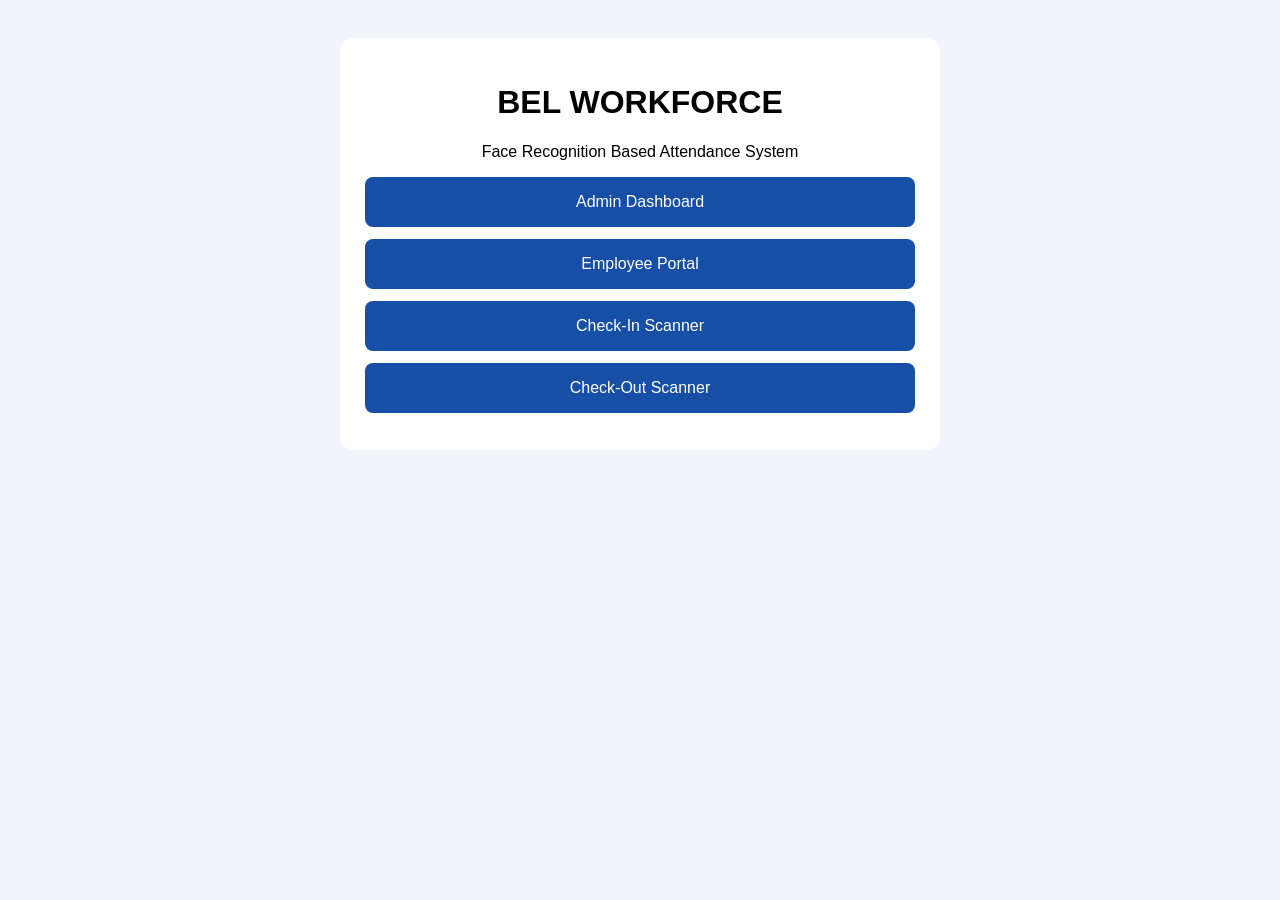
<file: frontend/index.html>
<!DOCTYPE html>
<html lang="en">
<head>
<meta charset="UTF-8">
<meta name="viewport" content="width=device-width,initial-scale=1">
<title>BEL WORKFORCE</title>
<style>
body{font-family:Arial;background:#f1f4f9;text-align:center;padding:30px}
main{max-width:550px;margin:auto;background:white;padding:25px;border-radius:14px}
a{display:block;padding:16px;margin:12px 0;background:#174ea6;color:white;text-decoration:none;border-radius:8px}
</style>
</head>
<body>
<main>
<h1>BEL WORKFORCE</h1>
<p>Face Recognition Based Attendance System</p>
<a href="/admin">Admin Dashboard</a>
<a href="/employee">Employee Portal</a>
<a href="/check-in">Check-In Scanner</a>
<a href="/check-out">Check-Out Scanner</a>
</main>
</body>
</html>
</file>
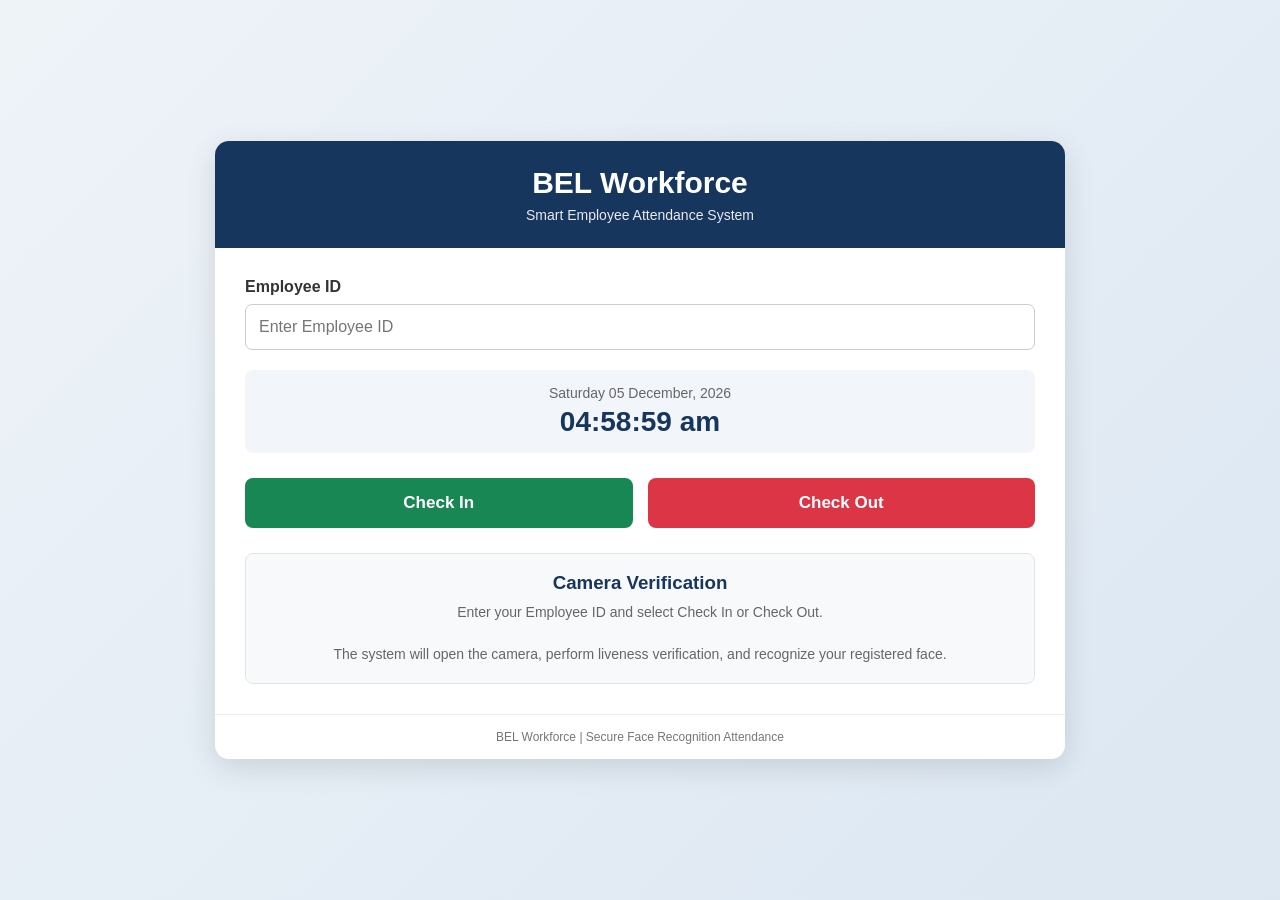
<file: frontend/attendance/index.html>
<!DOCTYPE html>
<html lang="en">

<head>

    <meta charset="UTF-8">

    <meta
        name="viewport"
        content="width=device-width, initial-scale=1.0"
    >

    <title>
        BEL Workforce - Attendance
    </title>

    <style>

        * {
            box-sizing: border-box;
            margin: 0;
            padding: 0;
            font-family: Arial, sans-serif;
        }

        body {

            min-height: 100vh;

            background:
                linear-gradient(
                    135deg,
                    #eef3f8,
                    #dce7f2
                );

            display: flex;
            justify-content: center;
            align-items: center;

            padding: 20px;

        }


        /* =================================
           MAIN CARD
        ================================= */

        .attendance-container {

            width: 100%;
            max-width: 850px;

            background: white;

            border-radius: 14px;

            box-shadow:
                0 8px 30px
                rgba(0, 0, 0, 0.12);

            overflow: hidden;

        }


        /* =================================
           HEADER
        ================================= */

        .header {

            background: #17365d;

            color: white;

            padding: 25px;

            text-align: center;

        }

        .header h1 {

            font-size: 30px;

            margin-bottom: 7px;

        }

        .header p {

            font-size: 14px;

            opacity: 0.9;

        }


        /* =================================
           CONTENT
        ================================= */

        .content {

            padding: 30px;

        }


        /* =================================
           EMPLOYEE ID
        ================================= */

        .form-group {

            margin-bottom: 20px;

        }

        .form-group label {

            display: block;

            font-weight: bold;

            color: #333;

            margin-bottom: 8px;

        }

        .form-group input {

            width: 100%;

            padding: 13px;

            border: 1px solid #ccc;

            border-radius: 7px;

            font-size: 16px;

            outline: none;

        }

        .form-group input:focus {

            border-color: #17365d;

        }


        /* =================================
           CURRENT TIME
        ================================= */

        .time-box {

            text-align: center;

            background: #f2f6fa;

            border-radius: 8px;

            padding: 15px;

            margin-bottom: 25px;

        }

        .time-box .date {

            color: #666;

            font-size: 14px;

        }

        .time-box .time {

            color: #17365d;

            font-size: 28px;

            font-weight: bold;

            margin-top: 5px;

        }


        /* =================================
           ACTION BUTTONS
        ================================= */

        .actions {

            display: flex;

            gap: 15px;

            margin-bottom: 25px;

        }

        .attendance-btn {

            flex: 1;

            padding: 15px;

            border: none;

            border-radius: 8px;

            color: white;

            font-size: 17px;

            font-weight: bold;

            cursor: pointer;

            transition: 0.2s;

        }

        .check-in {

            background: #198754;

        }

        .check-in:hover {

            background: #157347;

        }

        .check-out {

            background: #dc3545;

        }

        .check-out:hover {

            background: #bb2d3b;

        }

        .attendance-btn:disabled {

            opacity: 0.5;

            cursor: not-allowed;

        }


        /* =================================
           CAMERA STATUS
        ================================= */

        .camera-status {

            background: #f8f9fa;

            border-radius: 8px;

            padding: 18px;

            text-align: center;

            border: 1px solid #e1e5e9;

        }

        .camera-status h3 {

            color: #17365d;

            margin-bottom: 8px;

        }

        .camera-status p {

            color: #666;

            font-size: 14px;

            line-height: 1.5;

        }


        /* =================================
           LOADING
        ================================= */

        .loading {

            display: none;

            text-align: center;

            margin-top: 20px;

            color: #17365d;

            font-weight: bold;

        }

        .spinner {

            display: inline-block;

            width: 18px;

            height: 18px;

            border: 3px solid #ddd;

            border-top: 3px solid #17365d;

            border-radius: 50%;

            animation: spin 1s linear infinite;

            vertical-align: middle;

            margin-right: 8px;

        }

        @keyframes spin {

            100% {

                transform: rotate(360deg);

            }

        }


        /* =================================
           MESSAGE
        ================================= */

        .message {

            display: none;

            padding: 15px;

            border-radius: 7px;

            margin-top: 20px;

            text-align: center;

            font-weight: bold;

        }

        .success {

            background: #d1e7dd;

            color: #0f5132;

        }

        .error {

            background: #f8d7da;

            color: #842029;

        }

        .info {

            background: #cff4fc;

            color: #055160;

        }


        /* =================================
           FOOTER
        ================================= */

        .footer {

            text-align: center;

            padding: 15px;

            color: #777;

            font-size: 12px;

            border-top: 1px solid #eee;

        }


        /* =================================
           RESPONSIVE
        ================================= */

        @media (max-width: 600px) {

            .content {

                padding: 20px;

            }

            .actions {

                flex-direction: column;

            }

            .header h1 {

                font-size: 24px;

            }

        }

    </style>

</head>


<body>


<div class="attendance-container">


    <!-- =================================
         HEADER
    ================================= -->

    <div class="header">

        <h1>
            BEL Workforce
        </h1>

        <p>
            Smart Employee Attendance System
        </p>

    </div>


    <!-- =================================
         CONTENT
    ================================= -->

    <div class="content">


        <!-- EMPLOYEE ID -->

        <div class="form-group">

            <label for="employeeId">

                Employee ID

            </label>

            <input
                type="text"
                id="employeeId"
                placeholder="Enter Employee ID"
                autocomplete="off"
            >

        </div>


        <!-- CURRENT DATE/TIME -->

        <div class="time-box">

            <div
                class="date"
                id="currentDate"
            >
                --
            </div>

            <div
                class="time"
                id="currentTime"
            >
                --
            </div>

        </div>


        <!-- ACTION BUTTONS -->

        <div class="actions">

            <button
                class="attendance-btn check-in"
                id="checkInButton"
                onclick="startAttendance('check_in')"
            >

                Check In

            </button>


            <button
                class="attendance-btn check-out"
                id="checkOutButton"
                onclick="startAttendance('check_out')"
            >

                Check Out

            </button>

        </div>


        <!-- CAMERA STATUS -->

        <div class="camera-status">

            <h3>
                Camera Verification
            </h3>

            <p id="cameraStatus">

                Enter your Employee ID and select
                Check In or Check Out.

                <br><br>

                The system will open the camera,
                perform liveness verification,
                and recognize your registered face.

            </p>

        </div>


        <!-- LOADING -->

        <div
            class="loading"
            id="loading"
        >

            <span class="spinner"></span>

            Attendance verification is in progress.
            Please follow the camera instructions.

        </div>


        <!-- MESSAGE -->

        <div
            class="message"
            id="message"
        >
        </div>

    </div>


    <!-- =================================
         FOOTER
    ================================= -->

    <div class="footer">

        BEL Workforce |
        Secure Face Recognition Attendance

    </div>


</div>


<script>


    // ============================================
    // CAMERA ATTENDANCE API
    // ============================================

    const CAMERA_API =
        "http://127.0.0.1:8003";


    // ============================================
    // ELEMENTS
    // ============================================

    const employeeIdInput =
        document.getElementById(
            "employeeId"
        );

    const checkInButton =
        document.getElementById(
            "checkInButton"
        );

    const checkOutButton =
        document.getElementById(
            "checkOutButton"
        );

    const loading =
        document.getElementById(
            "loading"
        );

    const cameraStatus =
        document.getElementById(
            "cameraStatus"
        );

    const message =
        document.getElementById(
            "message"
        );


    // ============================================
    // DATE/TIME
    // ============================================

    function updateDateTime() {

        const now =
            new Date();


        document.getElementById(
            "currentDate"
        ).textContent =
            now.toLocaleDateString(
                "en-IN",
                {
                    weekday: "long",
                    day: "2-digit",
                    month: "long",
                    year: "numeric"
                }
            );


        document.getElementById(
            "currentTime"
        ).textContent =
            now.toLocaleTimeString(
                "en-IN",
                {
                    hour: "2-digit",
                    minute: "2-digit",
                    second: "2-digit"
                }
            );

    }


    updateDateTime();

    setInterval(
        updateDateTime,
        1000
    );


    // ============================================
    // SHOW MESSAGE
    // ============================================

    function showMessage(
        text,
        type
    ) {

        message.textContent =
            text;

        message.className =
            "message " + type;

        message.style.display =
            "block";

    }


    // ============================================
    // START ATTENDANCE
    // ============================================

    async function startAttendance(
        action
    ) {

        const employeeId =
            employeeIdInput.value
                .trim()
                .toUpperCase();


        // ----------------------------------------
        // Employee ID validation
        // ----------------------------------------

        if (!employeeId) {

            showMessage(
                "Please enter your Employee ID.",
                "error"
            );

            employeeIdInput.focus();

            return;

        }


        // ----------------------------------------
        // Disable buttons
        // ----------------------------------------

        checkInButton.disabled =
            true;

        checkOutButton.disabled =
            true;


        loading.style.display =
            "block";


        message.style.display =
            "none";


        // ----------------------------------------
        // Camera status
        // ----------------------------------------

        cameraStatus.innerHTML = `

            <strong>
                ${
                    action === "check_in"
                        ? "Check-In"
                        : "Check-Out"
                }
                verification started.
            </strong>

            <br><br>

            Please follow the instructions
            in the camera window.

        `;


        try {

            // ------------------------------------
            // Send request to camera API
            // ------------------------------------

            const response =
                await fetch(
                    `${CAMERA_API}/api/camera-attendance/scan`,
                    {

                        method: "POST",

                        headers: {

                            "Content-Type":
                                "application/json"

                        },

                        body:
                            JSON.stringify({

                                employee_id:
                                    employeeId,

                                action:
                                    action

                            })

                    }
                );


            const data =
                await response.json();


            // ------------------------------------
            // API error
            // ------------------------------------

            if (!response.ok) {

                throw new Error(

                    data.detail ||
                    data.message ||
                    "Attendance verification failed."

                );

            }


            // ------------------------------------
            // Success
            // ------------------------------------

            if (data.success) {

                showMessage(

                    data.message ||
                    (
                        action === "check_in"
                            ? "Check-In successful."
                            : "Check-Out successful."
                    ),

                    "success"

                );


                cameraStatus.innerHTML = `

                    <strong>
                        Attendance marked successfully.
                    </strong>

                    <br><br>

                    Employee ID:
                    ${employeeId}

                    <br>

                    ${
                        action === "check_in"
                            ? "Check-In"
                            : "Check-Out"
                    } completed.

                `;

            }


            // ------------------------------------
            // Process completed but unsuccessful
            // ------------------------------------

            else {

                showMessage(

                    data.message ||
                    "Attendance was not marked.",

                    "error"

                );

            }


        } catch (error) {

            console.error(
                "Attendance error:",
                error
            );


            showMessage(

                error.message ||
                "Unable to complete attendance.",

                "error"

            );


            cameraStatus.innerHTML = `

                <strong>
                    Verification failed.
                </strong>

                <br><br>

                Please try again.

            `;

        }


        finally {

            loading.style.display =
                "none";


            checkInButton.disabled =
                false;

            checkOutButton.disabled =
                false;

        }

    }


</script>


</body>

</html>
</file>
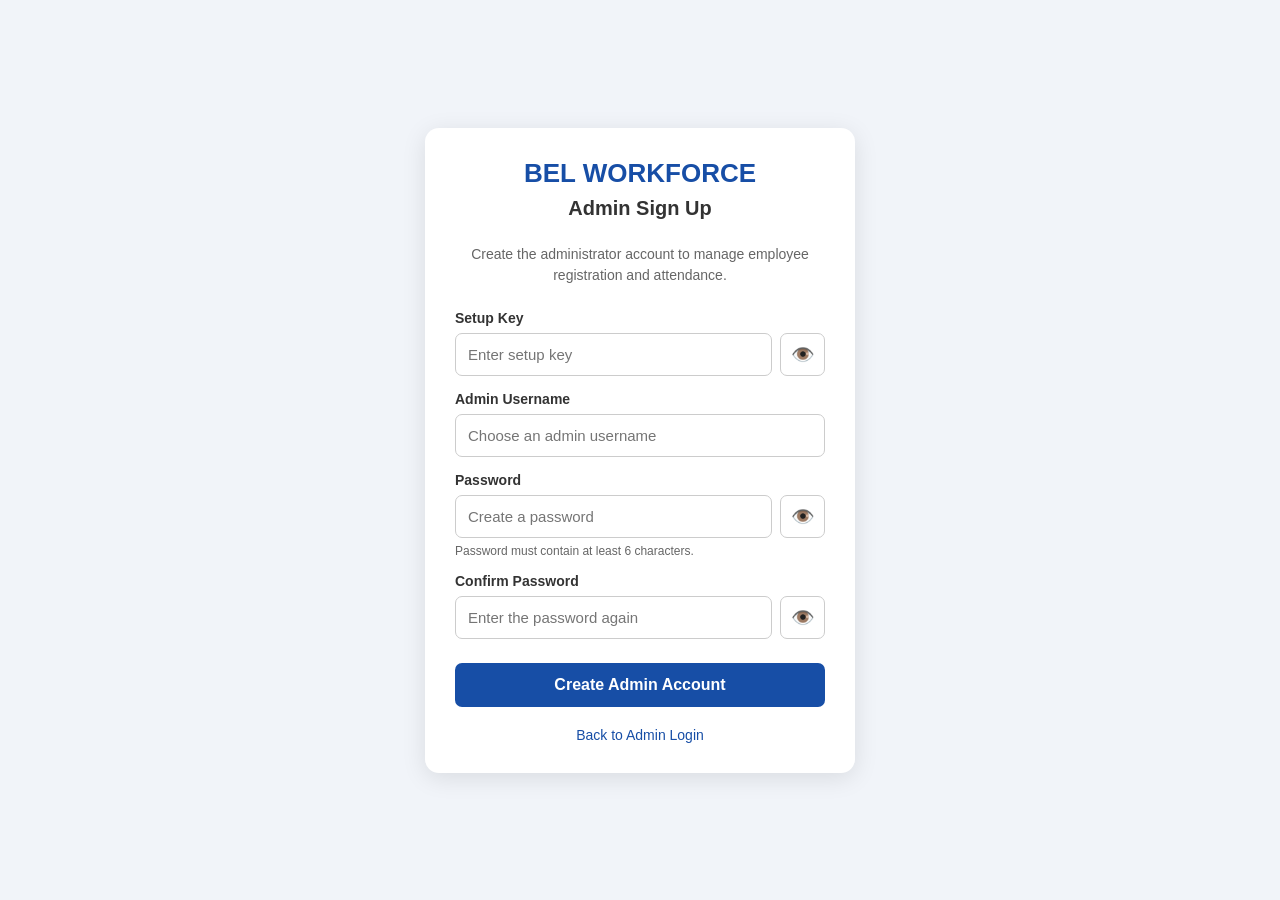
<file: frontend/admin_signup.html>
<!DOCTYPE html>
<html lang="en">
<head>
    <meta charset="UTF-8">
    <meta name="viewport" content="width=device-width, initial-scale=1.0">
    <title>BEL WORKFORCE - Admin Signup</title>

    <style>
        * {
            box-sizing: border-box;
        }

        body {
            margin: 0;
            min-height: 100vh;
            display: flex;
            align-items: center;
            justify-content: center;
            padding: 20px;
            font-family: Arial, sans-serif;
            background: #f1f4f9;
        }

        .signup-container {
            width: 100%;
            max-width: 430px;
            padding: 30px;
            background: #ffffff;
            border-radius: 14px;
            box-shadow: 0 5px 24px rgba(0, 0, 0, 0.1);
        }

        h1 {
            margin: 0 0 8px;
            text-align: center;
            color: #174ea6;
            font-size: 26px;
        }

        h2 {
            margin: 0 0 24px;
            text-align: center;
            color: #333333;
            font-size: 20px;
        }

        .subtitle {
            margin-bottom: 24px;
            color: #666666;
            text-align: center;
            font-size: 14px;
            line-height: 1.5;
        }

        label {
            display: block;
            margin: 15px 0 7px;
            color: #333333;
            font-size: 14px;
            font-weight: bold;
        }

        input {
            width: 100%;
            padding: 12px;
            border: 1px solid #cccccc;
            border-radius: 7px;
            outline: none;
            font-size: 15px;
        }

        input:focus {
            border-color: #174ea6;
            box-shadow: 0 0 0 2px rgba(23, 78, 166, 0.12);
        }

        .password-container {
            display: flex;
            align-items: center;
            gap: 8px;
        }

        .password-container input {
            flex: 1;
            min-width: 0;
        }

        .eye-button {
            flex-shrink: 0;
            width: 45px;
            height: 43px;
            border: 1px solid #cccccc;
            border-radius: 7px;
            background: #ffffff;
            cursor: pointer;
            font-size: 19px;
        }

        .eye-button:hover {
            background: #f1f4f9;
        }

        .hint {
            display: block;
            margin-top: 6px;
            color: #666666;
            font-size: 12px;
        }

        .signup-button {
            width: 100%;
            margin-top: 24px;
            padding: 13px;
            border: none;
            border-radius: 7px;
            background: #174ea6;
            color: white;
            font-size: 16px;
            font-weight: bold;
            cursor: pointer;
        }

        .signup-button:hover {
            background: #123c80;
        }

        .signup-button:disabled {
            background: #8a9dbb;
            cursor: not-allowed;
        }

        #message {
            display: none;
            margin-top: 16px;
            padding: 12px;
            border-radius: 7px;
            font-size: 14px;
            line-height: 1.5;
            overflow-wrap: anywhere;
        }

        #message.success {
            display: block;
            color: #155724;
            background: #d4edda;
        }

        #message.error {
            display: block;
            color: #721c24;
            background: #f8d7da;
        }

        .back-link {
            display: block;
            margin-top: 20px;
            color: #174ea6;
            text-align: center;
            text-decoration: none;
            font-size: 14px;
        }

        .back-link:hover {
            text-decoration: underline;
        }
    </style>
</head>

<body>
    <main class="signup-container">
        <h1>BEL WORKFORCE</h1>
        <h2>Admin Sign Up</h2>

        <p class="subtitle">
            Create the administrator account to manage employee
            registration and attendance.
        </p>

        <form id="signupForm">
            <label for="setupKey">Setup Key</label>
            <div class="password-container">
                <input
                    type="password"
                    id="setupKey"
                    name="setupKey"
                    placeholder="Enter setup key"
                    autocomplete="off"
                    required
                >
                <button
                    type="button"
                    class="eye-button"
                    onclick="togglePassword('setupKey', this)"
                    aria-label="Show setup key"
                    title="Show or hide setup key"
                >👁️</button>
            </div>

            <label for="username">Admin Username</label>
            <input
                type="text"
                id="username"
                name="username"
                placeholder="Choose an admin username"
                minlength="3"
                maxlength="80"
                pattern="[A-Za-z0-9_.-]+"
                title="Use letters, numbers, dots, underscores or hyphens."
                autocomplete="username"
                required
            >

            <label for="password">Password</label>
            <div class="password-container">
                <input
                    type="password"
                    id="password"
                    name="password"
                    placeholder="Create a password"
                    minlength="6"
                    autocomplete="new-password"
                    required
                >
                <button
                    type="button"
                    class="eye-button"
                    onclick="togglePassword('password', this)"
                    aria-label="Show password"
                    title="Show or hide password"
                >👁️</button>
            </div>
            <span class="hint">Password must contain at least 6 characters.</span>

            <label for="confirmPassword">Confirm Password</label>
            <div class="password-container">
                <input
                    type="password"
                    id="confirmPassword"
                    name="confirmPassword"
                    placeholder="Enter the password again"
                    minlength="6"
                    autocomplete="new-password"
                    required
                >
                <button
                    type="button"
                    class="eye-button"
                    onclick="togglePassword('confirmPassword', this)"
                    aria-label="Show confirm password"
                    title="Show or hide password"
                >👁️</button>
            </div>

            <button type="submit" id="signupButton" class="signup-button">
                Create Admin Account
            </button>
        </form>

        <div id="message" role="status" aria-live="polite"></div>

        <a href="/admin" class="back-link">Back to Admin Login</a>
    </main>

    <script>
        function togglePassword(inputId, button) {
            const input = document.getElementById(inputId);

            if (input.type === "password") {
                input.type = "text";
                button.textContent = "🙈";
                button.setAttribute("aria-label", "Hide password");
            } else {
                input.type = "password";
                button.textContent = "👁️";
                button.setAttribute("aria-label", "Show password");
            }
        }

        const signupForm = document.getElementById("signupForm");
        const messageBox = document.getElementById("message");
        const signupButton = document.getElementById("signupButton");

        function showMessage(message, type) {
            messageBox.textContent = message;
            messageBox.className = type;
        }

        signupForm.addEventListener("submit", async function (event) {
            event.preventDefault();

            const setupKey = document.getElementById("setupKey").value.trim();
            const username = document.getElementById("username").value.trim();
            const password = document.getElementById("password").value;
            const confirmPassword =
                document.getElementById("confirmPassword").value;

            if (password.length < 6) {
                showMessage(
                    "Password must be at least 6 characters long.",
                    "error"
                );
                return;
            }

            if (password !== confirmPassword) {
                showMessage("The passwords do not match.", "error");
                return;
            }

            signupButton.disabled = true;
            signupButton.textContent = "Creating account...";

            try {
                const response = await fetch("/api/admin/signup", {
                    method: "POST",
                    headers: {
                        "Content-Type": "application/json"
                    },
                    body: JSON.stringify({
                        setup_key: setupKey,
                        username: username,
                        password: password
                    })
                });

                const result = await response.json();

                if (!response.ok) {
                    throw new Error(
                        result.detail || "Unable to create admin account."
                    );
                }

                showMessage(
                    "Admin account created successfully! Redirecting to admin login...",
                    "success"
                );

                signupForm.reset();

                setTimeout(function () {
                    window.location.href = "/admin";
                }, 1500);

            } catch (error) {
                showMessage(
                    error.message || "Something went wrong. Please try again.",
                    "error"
                );
            } finally {
                signupButton.disabled = false;
                signupButton.textContent = "Create Admin Account";
            }
        });
    </script>
</body>
</html>
</file>
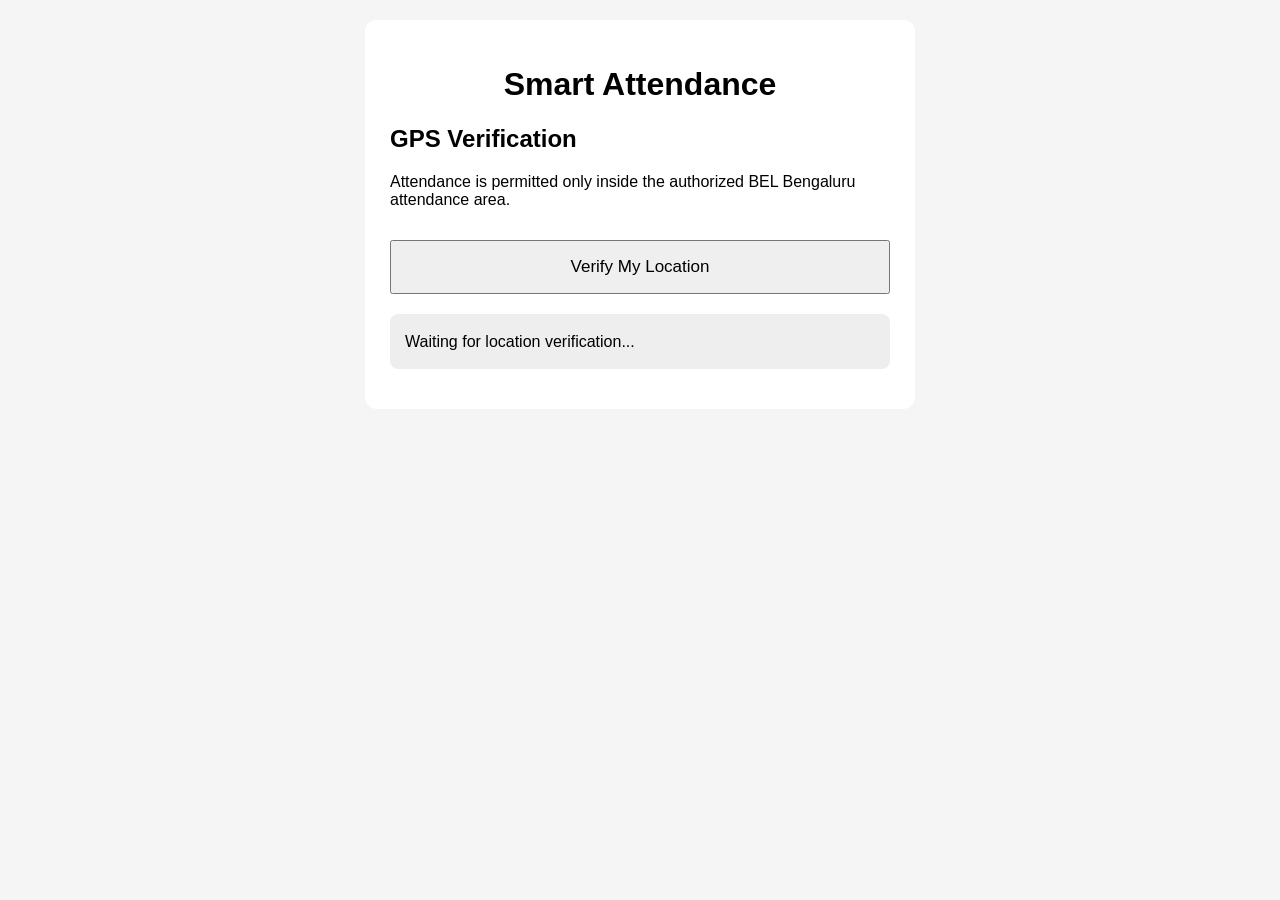
<file: frontend/gps_attendance.html>
<!DOCTYPE html>
<html lang="en">

<head>

    <meta charset="UTF-8">

    <meta
        name="viewport"
        content="width=device-width, initial-scale=1.0"
    >

    <title>Smart Attendance - GPS Verification</title>

    <style>

        body {
            font-family: Arial, sans-serif;
            margin: 0;
            padding: 20px;
            background: #f5f5f5;
        }

        .container {
            max-width: 500px;
            margin: auto;
            background: white;
            padding: 25px;
            border-radius: 12px;
        }

        h1 {
            text-align: center;
        }

        button {
            width: 100%;
            padding: 15px;
            margin-top: 15px;
            font-size: 17px;
            cursor: pointer;
        }

        .status {
            margin-top: 20px;
            padding: 15px;
            border-radius: 8px;
            background: #eeeeee;
            line-height: 1.6;
        }

        .success {
            background: #dff5e1;
        }

        .error {
            background: #ffdede;
        }

        .info {
            background: #e4efff;
        }

        .location-data {
            margin-top: 15px;
            font-size: 15px;
        }

    </style>

</head>


<body>

<div class="container">

    <h1>Smart Attendance</h1>

    <h2>GPS Verification</h2>

    <p>
        Attendance is permitted only inside
        the authorized BEL Bengaluru attendance area.
    </p>

    <button onclick="verifyLocation()">
        Verify My Location
    </button>

    <div
        id="status"
        class="status"
    >
        Waiting for location verification...
    </div>

    <div
        id="locationData"
        class="location-data"
    ></div>

</div>


<script>


// ============================================================
// BACKEND URL
// ============================================================

const API_URL =
    "http://127.0.0.1:8000";


// ============================================================
// STATUS DISPLAY
// ============================================================

function showStatus(
    message,
    type
) {

    const status =
        document.getElementById("status");

    status.innerText = message;

    status.className =
        "status " + type;
}


// ============================================================
// LOCATION VERIFICATION
// ============================================================

function verifyLocation() {

    showStatus(
        "Requesting your GPS location...",
        "info"
    );

    document.getElementById(
        "locationData"
    ).innerHTML = "";


    // Check browser support

    if (!navigator.geolocation) {

        showStatus(
            "This browser does not support GPS location.",
            "error"
        );

        return;
    }


    navigator.geolocation.getCurrentPosition(

        async function(position) {

            const latitude =
                position.coords.latitude;

            const longitude =
                position.coords.longitude;

            const accuracy =
                position.coords.accuracy;


            document.getElementById(
                "locationData"
            ).innerHTML =

                "<b>Latitude:</b> " +
                latitude +
                "<br>" +

                "<b>Longitude:</b> " +
                longitude +
                "<br>" +

                "<b>GPS Accuracy:</b> " +
                accuracy.toFixed(2) +
                " meters";


            showStatus(
                "Checking BEL attendance area...",
                "info"
            );


            try {

                const response =
                    await fetch(
                        API_URL +
                        "/api/location/verify",
                        {

                            method: "POST",

                            headers: {
                                "Content-Type":
                                    "application/json"
                            },

                            body: JSON.stringify({

                                latitude:
                                    latitude,

                                longitude:
                                    longitude,

                                accuracy:
                                    accuracy

                            })

                        }
                    );


                const result =
                    await response.json();


                if (result.allowed) {

                    showStatus(
                        "LOCATION VERIFIED\n\n" +
                        result.message,
                        "success"
                    );

                }

                else {

                    showStatus(
                        "LOCATION REJECTED\n\n" +
                        result.message,
                        "error"
                    );

                }

            }

            catch (error) {

                console.error(error);

                showStatus(
                    "Could not connect to the attendance server.",
                    "error"
                );

            }

        },


        function(error) {

            let message =
                "Unable to get your location.";

            if (error.code === 1) {

                message =
                    "Location permission was denied. " +
                    "Please allow location access.";

            }

            else if (error.code === 2) {

                message =
                    "Your location could not be determined.";

            }

            else if (error.code === 3) {

                message =
                    "Location request timed out.";

            }


            showStatus(
                message,
                "error"
            );

        },


        {

            enableHighAccuracy: true,

            maximumAge: 0,

            timeout: 15000

        }

    );

}


</script>

</body>

</html>
</file>
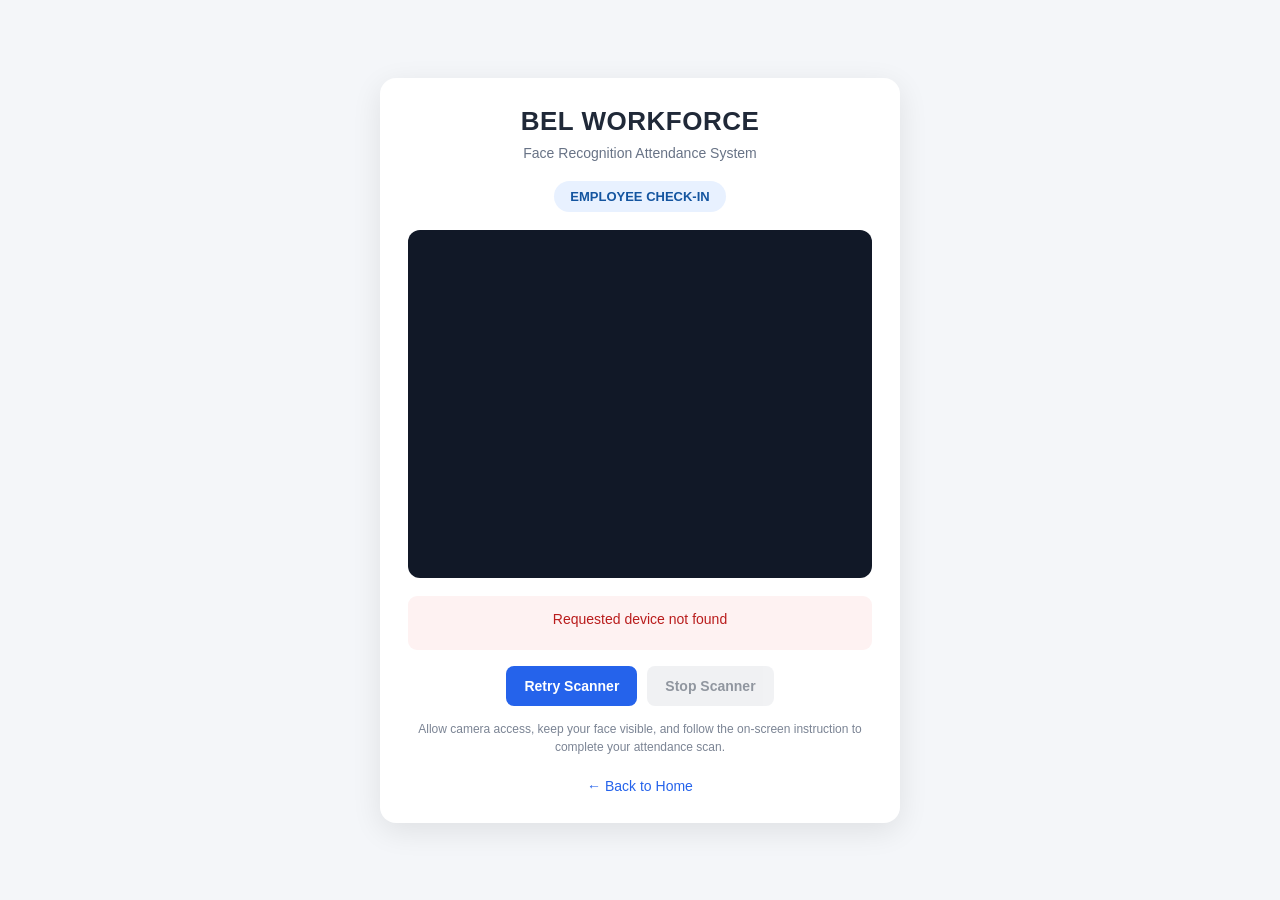
<file: frontend/scanner.html>
<!DOCTYPE html>
<html lang="en">
<head>
<meta charset="UTF-8">
<meta name="viewport" content="width=device-width, initial-scale=1.0">
<title>BEL WORKFORCE - Face Scanner</title>

<style>
* {
    box-sizing: border-box;
}

body {
    margin: 0;
    min-height: 100vh;
    display: flex;
    justify-content: center;
    align-items: center;
    padding: 20px;
    background: #f4f6f9;
    color: #202938;
    font-family: Arial, Helvetica, sans-serif;
}

.scanner-card {
    width: 100%;
    max-width: 520px;
    padding: 28px;
    background: #fff;
    border-radius: 16px;
    box-shadow: 0 8px 30px rgba(0,0,0,.09);
    text-align: center;
}

h1 {
    margin: 0 0 8px;
    font-size: 26px;
    letter-spacing: .5px;
}

.subtitle {
    margin: 0 0 20px;
    color: #687386;
    font-size: 14px;
}

.mode-badge {
    display: inline-block;
    margin-bottom: 18px;
    padding: 8px 16px;
    border-radius: 20px;
    background: #e8f1ff;
    color: #1455a0;
    font-size: 13px;
    font-weight: bold;
}

.camera-container {
    position: relative;
    overflow: hidden;
    width: 100%;
    aspect-ratio: 4 / 3;
    background: #111827;
    border-radius: 12px;
}

/* Original camera design; no white face-guide overlay */
video {
    display: block;
    width: 100%;
    height: 100%;
    object-fit: cover;
    transform: scaleX(-1);
}

.status {
    min-height: 54px;
    margin: 18px 0 12px;
    padding: 13px;
    border-radius: 9px;
    background: #f1f5f9;
    color: #334155;
    font-size: 14px;
    line-height: 1.5;
    overflow-wrap: anywhere;
}

.status.info {
    background: #eff6ff;
    color: #1d4ed8;
}

.status.success {
    background: #ecfdf5;
    color: #047857;
}

.status.error {
    background: #fef2f2;
    color: #b91c1c;
}

.status.warning {
    background: #fffbeb;
    color: #92400e;
}

.buttons {
    display: flex;
    flex-wrap: wrap;
    justify-content: center;
    gap: 10px;
    margin-top: 16px;
}

button {
    border: none;
    border-radius: 8px;
    padding: 12px 18px;
    font-size: 14px;
    font-weight: bold;
    cursor: pointer;
}

button:hover {
    opacity: .88;
}

button:disabled {
    cursor: not-allowed;
    opacity: .55;
}

.retry-btn {
    background: #2563eb;
    color: #fff;
}

.stop-btn {
    background: #e5e7eb;
    color: #374151;
}

.home-link {
    display: inline-block;
    margin-top: 22px;
    color: #2563eb;
    font-size: 14px;
    text-decoration: none;
}

.home-link:hover {
    text-decoration: underline;
}

.hint {
    margin: 14px 0 0;
    color: #7b8494;
    font-size: 12px;
    line-height: 1.5;
}

@media (max-width: 480px) {
    .scanner-card {
        padding: 20px;
    }

    h1 {
        font-size: 22px;
    }

    button {
        flex: 1;
    }
}
</style>
</head>

<body>
<main class="scanner-card">

    <h1>BEL WORKFORCE</h1>
    <p class="subtitle">Face Recognition Attendance System</p>

    <div class="mode-badge" id="modeBadge">
        INITIALIZING...
    </div>

    <div class="camera-container">
        <video id="video" autoplay playsinline muted></video>
    </div>

    <div id="status" class="status info" role="status"
         aria-live="polite">
        Starting camera...
    </div>

    <div class="buttons">
        <button type="button" class="retry-btn" id="retryBtn">
            Retry Scanner
        </button>

        <button type="button" class="stop-btn" id="stopBtn">
            Stop Scanner
        </button>
    </div>

    <p class="hint">
        Allow camera access, keep your face visible, and follow the
        on-screen instruction to complete your attendance scan.
    </p>

    <a href="/" class="home-link">← Back to Home</a>

</main>

<script>
"use strict";

const video = document.getElementById("video");
const statusBox = document.getElementById("status");
const modeBadge = document.getElementById("modeBadge");
const retryBtn = document.getElementById("retryBtn");
const stopBtn = document.getElementById("stopBtn");

const path = window.location.pathname.toLowerCase();

const mode =
    path.includes("check-out") || path.includes("checkout")
        ? "check-out"
        : "check-in";

modeBadge.textContent = mode === "check-in"
    ? "EMPLOYEE CHECK-IN"
    : "EMPLOYEE CHECK-OUT";

let stream = null;
let scannerTimer = null;
let cameraGeneration = 0;
let busy = false;
let finished = false;
let scanInProgress = false;
let lastScanTime = 0;
let welcomeSpoken = false;

const canvas = document.createElement("canvas");
const context = canvas.getContext("2d");

function setStatus(message, type = "info") {
    statusBox.textContent = message;
    statusBox.className = "status " + type;
}

/* Speak one message and wait until it finishes. */
function speak(message) {
    return new Promise(resolve => {
        if (!("speechSynthesis" in window) || !message) {
            resolve();
            return;
        }

        window.speechSynthesis.cancel();

        const utterance = new SpeechSynthesisUtterance(message);
        utterance.lang = "en-IN";
        utterance.rate = 0.88;
        utterance.pitch = 1;

        utterance.onend = () => resolve();
        utterance.onerror = () => resolve();

        window.speechSynthesis.speak(utterance);
    });
}

function employeeName(data) {
    return data.employee_name ||
        data.name ||
        (data.employee && data.employee.name) ||
        (data.employee && data.employee.full_name) ||
        "Employee";
}

function stopCamera() {
    if (stream) {
        stream.getTracks().forEach(track => track.stop());
        stream = null;
    }

    video.srcObject = null;
}

function stopScanner(message = "Scanner stopped.") {
    cameraGeneration++;

    if (scannerTimer !== null) {
        clearInterval(scannerTimer);
        scannerTimer = null;
    }

    stopCamera();

    busy = false;
    scanInProgress = false;
    finished = true;

    retryBtn.disabled = false;
    stopBtn.disabled = true;

    setStatus(message, "warning");
}

function wait(milliseconds) {
    return new Promise(resolve => setTimeout(resolve, milliseconds));
}

async function readResponse(response) {
    const contentType = response.headers.get("content-type") || "";

    if (contentType.includes("application/json")) {
        return await response.json();
    }

    return {
        message: (await response.text()) ||
            `Request failed with HTTP ${response.status}.`
    };
}

function errorMessage(data) {
    if (typeof data.detail === "string") {
        return data.detail;
    }

    if (Array.isArray(data.detail)) {
        return data.detail.map(item =>
            `${Array.isArray(item.loc) ? item.loc.join(" → ") : "request"}: ${item.msg || "Invalid value"}`
        ).join("; ");
    }

    return data.message || data.error ||
        "Request failed. Please try again.";
}

async function capturePhoto() {
    if (!video.videoWidth || !video.videoHeight) {
        return null;
    }

    const maxWidth = 640;
    const scale = Math.min(1, maxWidth / video.videoWidth);

    canvas.width = Math.round(video.videoWidth * scale);
    canvas.height = Math.round(video.videoHeight * scale);

    context.drawImage(video, 0, 0, canvas.width, canvas.height);

    return await new Promise(resolve => {
        canvas.toBlob(resolve, "image/jpeg", 0.85);
    });
}

async function sendAttendanceScan(photo, generation) {
    if (scanInProgress || !photo || finished) return;

    scanInProgress = true;

    try {
        const form = new FormData();

        // The backend endpoint expects mode and photo only.
        form.append("mode", mode);
        form.append("photo", photo, "attendance.jpg");

        setStatus(
            "Identifying employee. Please look at the camera...",
            "info"
        );

        const response = await fetch("/api/scan", {
            method: "POST",
            body: form,
            credentials: "same-origin"
        });

        if (generation !== cameraGeneration || finished) return;

        const data = await readResponse(response);

        if (!response.ok) {
            throw new Error(errorMessage(data));
        }

        const result = String(
            data.status || data.result || ""
        ).toLowerCase();

        const name = employeeName(data);

        const outcomes = {
            checked_in: {
                text: `${name}, your check-in has been registered.`,
                type: "success",
                stop: true
            },

            already_checked_in: {
                text: `${name}, you have already checked in.`,
                type: "warning",
                stop: true
            },

            checked_out: {
                text: `${name}, your check-out has been registered.`,
                type: "success",
                stop: true
            },

            not_checked_in: {
                text: `${name}, you have not checked in yet.`,
                type: "warning",
                stop: true
            },

            no_face: {
                text: "No face detected. Please look at the camera. Trying again shortly.",
                type: "warning",
                stop: false
            },

            multiple_faces: {
                text: "Multiple faces detected. Please make sure only one person is visible.",
                type: "warning",
                stop: false
            },

            unrecognized: {
                text: "Face not recognized yet. Please keep your face clearly visible. Trying again shortly.",
                type: "warning",
                stop: false
            },

            not_enrolled: {
                text: "Your face is not enrolled. Please contact the administrator.",
                type: "error",
                stop: true
            }
        };

        const outcome = outcomes[result];

        if (outcome) {
            setStatus(outcome.text, outcome.type);

            if (outcome.stop) {
                await speak(outcome.text);

                if (generation !== cameraGeneration || finished) return;

                stopScanner(outcome.text);
            } else {
                // Don't speak an error on every automatic retry.
                // Give the employee time to adjust their position.
                lastScanTime = Date.now();
            }

            return;
        }

        if (data.success === true) {
            const message = data.message ||
                `${name}, your attendance has been registered.`;

            setStatus(message, "success");
            await speak(message);

            if (generation === cameraGeneration && !finished) {
                stopScanner(message);
            }

            return;
        }

        const message = data.message ||
            "Unable to confirm attendance. Please keep your face visible and try again.";

        setStatus(message, "warning");
        lastScanTime = Date.now();

    } catch (error) {
        if (generation !== cameraGeneration || finished) return;

        console.error("Scanner error:", error);

        setStatus(
            error.message || "Unable to complete the scan. Please try again.",
            "error"
        );

        // Wait before trying again after a request error.
        lastScanTime = Date.now();

    } finally {
        scanInProgress = false;
    }
}

async function scanFrame(generation) {
    if (
        busy ||
        finished ||
        generation !== cameraGeneration ||
        !stream ||
        video.readyState < HTMLMediaElement.HAVE_CURRENT_DATA
    ) {
        return;
    }

    // Allow time between scan attempts.
    if (Date.now() - lastScanTime < 3000) return;

    busy = true;

    try {
        const photo = await capturePhoto();

        if (!photo || generation !== cameraGeneration || finished) {
            return;
        }

        await sendAttendanceScan(photo, generation);

    } catch (error) {
        if (generation !== cameraGeneration || finished) return;

        console.error("Scan frame error:", error);

        setStatus(
            error.message || "Unable to scan. Please retry.",
            "error"
        );

        lastScanTime = Date.now();

    } finally {
        busy = false;
    }
}

async function startScanner() {
    const generation = ++cameraGeneration;

    if (scannerTimer !== null) {
        clearInterval(scannerTimer);
        scannerTimer = null;
    }

    stopCamera();

    finished = false;
    busy = false;
    scanInProgress = false;
    lastScanTime = Date.now();

    retryBtn.disabled = true;
    stopBtn.disabled = false;

    setStatus("Requesting camera permission...", "info");

    try {
        if (
            !navigator.mediaDevices ||
            !navigator.mediaDevices.getUserMedia
        ) {
            throw new Error(
                "Camera access is unavailable. Open this page through localhost or HTTPS."
            );
        }

        stream = await navigator.mediaDevices.getUserMedia({
            audio: false,
            video: {
                facingMode: "user",
                width: { ideal: 640 },
                height: { ideal: 480 }
            }
        });

        if (generation !== cameraGeneration) {
            stream.getTracks().forEach(track => track.stop());
            return;
        }

        video.srcObject = stream;
        await video.play();

        if (generation !== cameraGeneration || finished) return;

        setStatus(
            "Camera ready. Please position yourself in front of the camera.",
            "info"
        );

        // Give the camera and employee time to settle.
        await wait(0);

        if (generation !== cameraGeneration || finished) return;

        // Welcome only once per page load; Retry Scanner won't greet again.
        if (!welcomeSpoken) {
            welcomeSpoken = true;

            await speak(
                "Welcome to BEL WORKFORCE. Please look at the camera naturally."
            );
        }

        if (generation !== cameraGeneration || finished) return;

        setStatus(
            "Please keep your face clearly visible. Identifying employee...",
            "info"
        );

        // Start scanning only after the welcome message has finished.
        lastScanTime = Date.now();

        scannerTimer = setInterval(
            () => scanFrame(generation),
            500
        );

        retryBtn.disabled = false;

    } catch (error) {
        if (generation !== cameraGeneration) return;

        console.error("Camera start error:", error);
        stopCamera();

        setStatus(
            error.message ||
            "Unable to start the camera. Check camera permission and retry.",
            "error"
        );

        await speak(
            "Unable to start the scanner. Please check camera permission."
        );

        retryBtn.disabled = false;
        stopBtn.disabled = true;
    }
}

retryBtn.addEventListener("click", () => {
    startScanner();
});

stopBtn.addEventListener("click", () => {
    stopScanner("Scanner stopped.");
});

window.addEventListener("beforeunload", () => {
    if (scannerTimer !== null) {
        clearInterval(scannerTimer);
    }

    stopCamera();

    if ("speechSynthesis" in window) {
        window.speechSynthesis.cancel();
    }
});

// Start the scanner once. No separate load greeting,
// so the welcome message will not play twice.
startScanner();
</script>
</body>
</html>
</file>
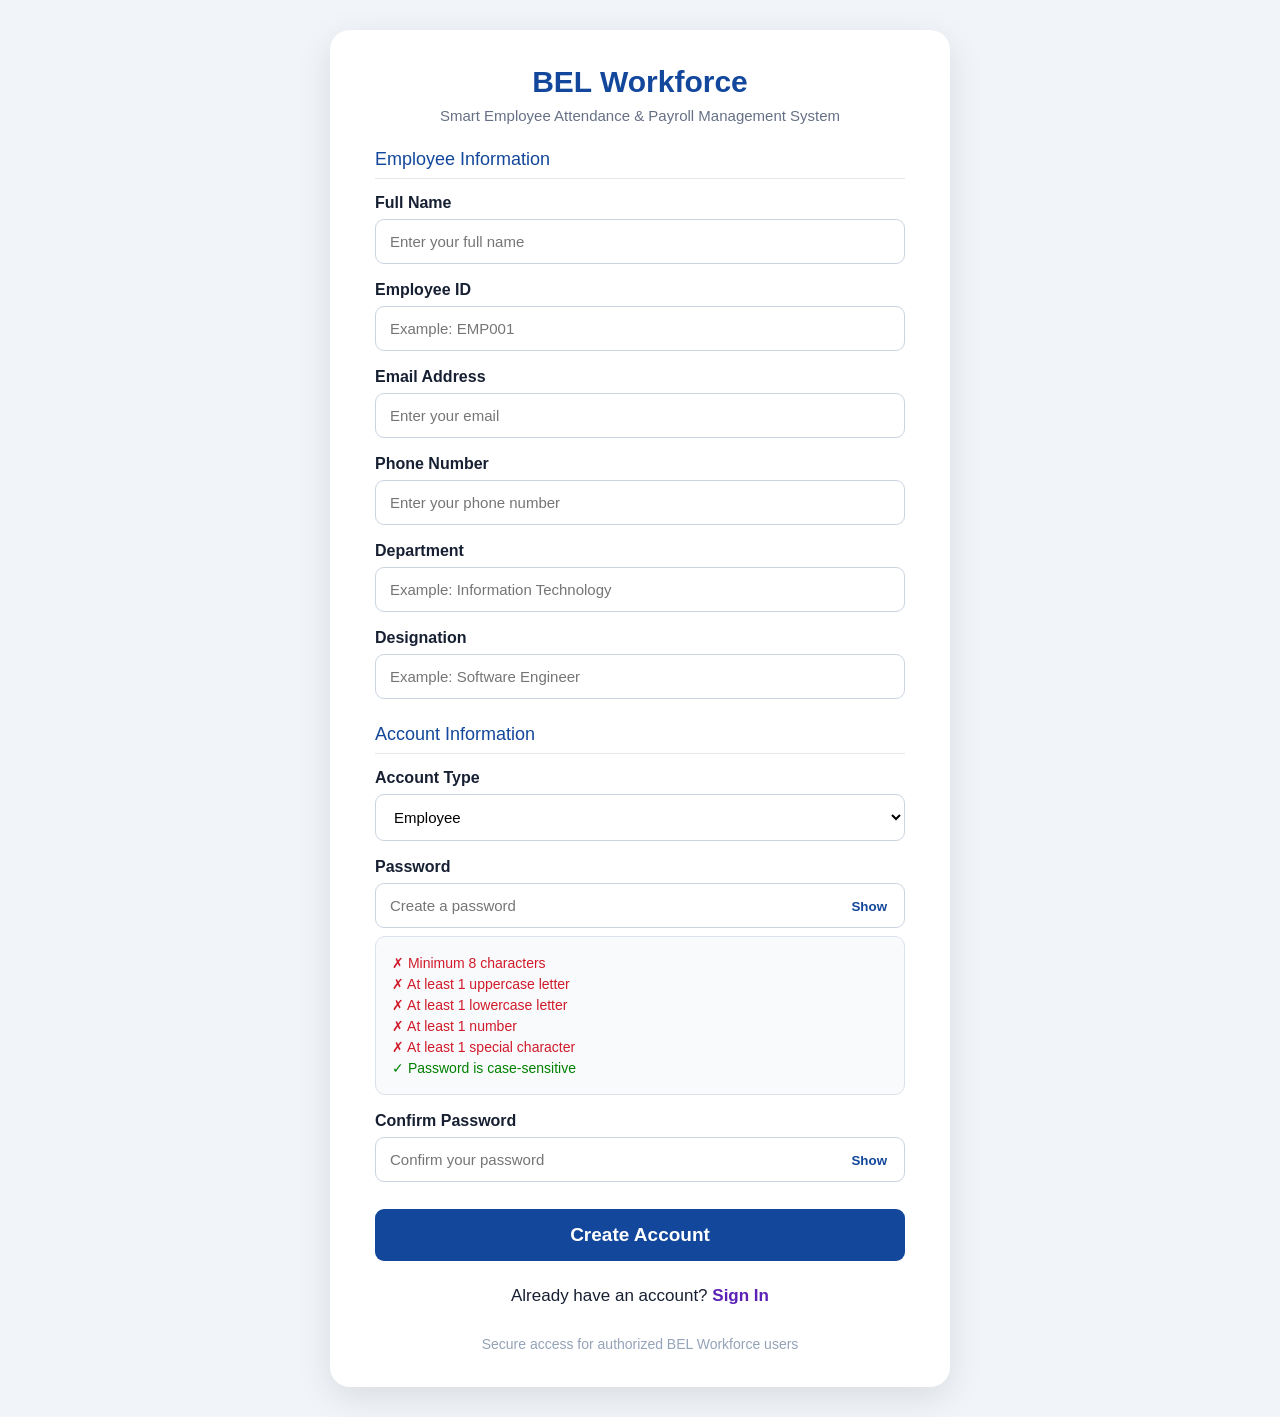
<file: frontend/signup.html>
<!DOCTYPE html>
<html lang="en">
<head>
    <meta charset="UTF-8">
    <meta name="viewport" content="width=device-width, initial-scale=1.0">

    <title>BEL Workforce - Sign Up</title>

    <style>
        * {
            box-sizing: border-box;
        }

        body {
            margin: 0;
            font-family: Arial, Helvetica, sans-serif;
            background: #f1f5f9;
            color: #172033;
        }

        .page {
            min-height: 100vh;
            display: flex;
            justify-content: center;
            align-items: center;
            padding: 30px 15px;
        }

        .card {
            width: 100%;
            max-width: 620px;
            background: white;
            border-radius: 20px;
            padding: 35px 45px;
            box-shadow: 0 10px 35px rgba(0, 0, 0, 0.10);
        }

        .header {
            text-align: center;
            margin-bottom: 25px;
        }

        .header h1 {
            margin: 0;
            color: #12479b;
            font-size: 30px;
        }

        .header p {
            margin-top: 8px;
            color: #667085;
            font-size: 15px;
        }

        .section-title {
            color: #12479b;
            font-size: 18px;
            margin: 25px 0 15px;
            border-bottom: 1px solid #e5e7eb;
            padding-bottom: 8px;
        }

        .form-group {
            margin-bottom: 17px;
        }

        label {
            display: block;
            font-weight: bold;
            margin-bottom: 7px;
            color: #172033;
        }

        input,
        select {
            width: 100%;
            padding: 13px 14px;
            border: 1px solid #cbd5e1;
            border-radius: 9px;
            font-size: 15px;
            outline: none;
            background: white;
        }

        input:focus,
        select:focus {
            border-color: #12479b;
            box-shadow: 0 0 0 2px rgba(18, 71, 155, 0.10);
        }

        .password-container {
            position: relative;
        }

        .password-container input {
            padding-right: 55px;
        }

        .show-password {
            position: absolute;
            right: 12px;
            top: 50%;
            transform: translateY(-50%);
            border: none;
            background: transparent;
            cursor: pointer;
            color: #12479b;
            font-weight: bold;
        }

        .password-rules {
            background: #f8fafc;
            border: 1px solid #dbe2ea;
            border-radius: 10px;
            padding: 13px 16px;
            margin-top: 8px;
            font-size: 14px;
        }

        .rule {
            margin: 5px 0;
        }

        .valid {
            color: green;
        }

        .invalid {
            color: #d11a2a;
        }

        .message {
            display: none;
            padding: 12px;
            border-radius: 8px;
            margin-bottom: 15px;
            text-align: center;
            font-size: 14px;
            font-weight: bold;
        }

        .success {
            display: block;
            background: #ecfdf3;
            color: #087443;
            border: 1px solid #a7f3d0;
        }

        .error {
            display: block;
            background: #fff1f2;
            color: #be123c;
            border: 1px solid #fecdd3;
        }

        .create-btn {
            width: 100%;
            padding: 15px;
            background: #12479b;
            color: white;
            border: none;
            border-radius: 9px;
            font-size: 19px;
            font-weight: bold;
            cursor: pointer;
            margin-top: 10px;
        }

        .create-btn:hover {
            background: #0d3b82;
        }

        .create-btn:disabled {
            background: #94a3b8;
            cursor: not-allowed;
        }

        .login-link {
            text-align: center;
            margin-top: 25px;
            font-size: 17px;
        }

        .login-link a {
            color: #5b21b6;
            font-weight: bold;
            text-decoration: none;
        }

        .login-link a:hover {
            text-decoration: underline;
        }

        .footer {
            text-align: center;
            margin-top: 30px;
            color: #94a3b8;
            font-size: 14px;
        }

        @media (max-width: 600px) {
            .card {
                padding: 25px 20px;
            }
        }
    </style>
</head>

<body>

<div class="page">

    <div class="card">

        <!-- HEADER -->
        <div class="header">
            <h1>BEL Workforce</h1>
            <p>Smart Employee Attendance & Payroll Management System</p>
        </div>


        <!-- FORM -->
        <form id="signupForm">

            <div class="section-title">
                Employee Information
            </div>

            <div class="form-group">
                <label for="fullName">Full Name</label>
                <input
                    type="text"
                    id="fullName"
                    placeholder="Enter your full name"
                    required
                >
            </div>

            <div class="form-group">
                <label for="employeeId">Employee ID</label>
                <input
                    type="text"
                    id="employeeId"
                    placeholder="Example: EMP001"
                    required
                >
            </div>

            <div class="form-group">
                <label for="email">Email Address</label>
                <input
                    type="email"
                    id="email"
                    placeholder="Enter your email"
                    required
                >
            </div>

            <div class="form-group">
                <label for="phone">Phone Number</label>
                <input
                    type="tel"
                    id="phone"
                    placeholder="Enter your phone number"
                    required
                >
            </div>

            <div class="form-group">
                <label for="department">Department</label>
                <input
                    type="text"
                    id="department"
                    placeholder="Example: Information Technology"
                    required
                >
            </div>

            <div class="form-group">
                <label for="designation">Designation</label>
                <input
                    type="text"
                    id="designation"
                    placeholder="Example: Software Engineer"
                    required
                >
            </div>


            <div class="section-title">
                Account Information
            </div>

            <div class="form-group">
                <label for="accountType">Account Type</label>

                <select id="accountType">
                    <option value="employee">Employee</option>
                    <option value="admin">Admin / HR</option>
                </select>
            </div>


            <!-- PASSWORD -->
            <div class="form-group">

                <label for="password">
                    Password
                </label>

                <div class="password-container">

                    <input
                        type="password"
                        id="password"
                        placeholder="Create a password"
                        required
                    >

                    <button
                        type="button"
                        class="show-password"
                        onclick="togglePassword('password', this)"
                    >
                        Show
                    </button>

                </div>

                <div class="password-rules">

                    <div id="ruleLength" class="rule invalid">
                        ✗ Minimum 8 characters
                    </div>

                    <div id="ruleUpper" class="rule invalid">
                        ✗ At least 1 uppercase letter
                    </div>

                    <div id="ruleLower" class="rule invalid">
                        ✗ At least 1 lowercase letter
                    </div>

                    <div id="ruleNumber" class="rule invalid">
                        ✗ At least 1 number
                    </div>

                    <div id="ruleSpecial" class="rule invalid">
                        ✗ At least 1 special character
                    </div>

                    <div class="rule valid">
                        ✓ Password is case-sensitive
                    </div>

                </div>

            </div>


            <!-- CONFIRM PASSWORD -->
            <div class="form-group">

                <label for="confirmPassword">
                    Confirm Password
                </label>

                <div class="password-container">

                    <input
                        type="password"
                        id="confirmPassword"
                        placeholder="Confirm your password"
                        required
                    >

                    <button
                        type="button"
                        class="show-password"
                        onclick="togglePassword('confirmPassword', this)"
                    >
                        Show
                    </button>

                </div>

                <div id="confirmMessage" class="rule"></div>

            </div>


            <!-- MESSAGE -->
            <div id="message" class="message"></div>


            <!-- CREATE ACCOUNT -->
            <button
                type="submit"
                id="createAccountButton"
                class="create-btn"
            >
                Create Account
            </button>

        </form>


        <!-- SIGN IN -->
        <div class="login-link">

            Already have an account?

            <a href="index.html">
                Sign In
            </a>

        </div>


        <div class="footer">
            Secure access for authorized BEL Workforce users
        </div>

    </div>

</div>


<script>

    // =====================================================
    // PASSWORD SHOW / HIDE
    // =====================================================

    function togglePassword(fieldId, button) {

        const field = document.getElementById(fieldId);

        if (field.type === "password") {

            field.type = "text";
            button.textContent = "Hide";

        } else {

            field.type = "password";
            button.textContent = "Show";

        }
    }


    // =====================================================
    // PASSWORD VALIDATION
    // =====================================================

    const password = document.getElementById("password");
    const confirmPassword = document.getElementById("confirmPassword");

    const ruleLength = document.getElementById("ruleLength");
    const ruleUpper = document.getElementById("ruleUpper");
    const ruleLower = document.getElementById("ruleLower");
    const ruleNumber = document.getElementById("ruleNumber");
    const ruleSpecial = document.getElementById("ruleSpecial");

    const confirmMessage = document.getElementById("confirmMessage");


    password.addEventListener("input", validatePassword);


    function setRule(element, condition, text) {

        if (condition) {

            element.className = "rule valid";
            element.textContent = "✓ " + text;

        } else {

            element.className = "rule invalid";
            element.textContent = "✗ " + text;

        }
    }


    function validatePassword() {

        const value = password.value;

        setRule(
            ruleLength,
            value.length >= 8,
            "Minimum 8 characters"
        );

        setRule(
            ruleUpper,
            /[A-Z]/.test(value),
            "At least 1 uppercase letter"
        );

        setRule(
            ruleLower,
            /[a-z]/.test(value),
            "At least 1 lowercase letter"
        );

        setRule(
            ruleNumber,
            /[0-9]/.test(value),
            "At least 1 number"
        );

        setRule(
            ruleSpecial,
            /[^A-Za-z0-9]/.test(value),
            "At least 1 special character"
        );

        checkPasswordMatch();
    }


    confirmPassword.addEventListener(
        "input",
        checkPasswordMatch
    );


    function checkPasswordMatch() {

        if (!confirmPassword.value) {

            confirmMessage.textContent = "";
            confirmMessage.className = "rule";

            return;
        }

        if (password.value === confirmPassword.value) {

            confirmMessage.textContent = "✓ Passwords match";
            confirmMessage.className = "rule valid";

        } else {

            confirmMessage.textContent = "✗ Passwords do not match";
            confirmMessage.className = "rule invalid";

        }
    }


    // =====================================================
    // CHECK ALL PASSWORD RULES
    // =====================================================

    function passwordIsValid() {

        const value = password.value;

        return (
            value.length >= 8 &&
            /[A-Z]/.test(value) &&
            /[a-z]/.test(value) &&
            /[0-9]/.test(value) &&
            /[^A-Za-z0-9]/.test(value)
        );
    }


    // =====================================================
    // MESSAGE
    // =====================================================

    function showMessage(message, type) {

        const messageBox = document.getElementById("message");

        messageBox.textContent = message;

        messageBox.className = "message " + type;

        messageBox.scrollIntoView({
            behavior: "smooth",
            block: "center"
        });
    }


    // =====================================================
    // SIGNUP
    // =====================================================

    document
        .getElementById("signupForm")
        .addEventListener("submit", async function(event) {

            event.preventDefault();

            // ---------------------------------------------
            // GET VALUES
            // ---------------------------------------------

            const fullName =
                document.getElementById("fullName").value.trim();

            const employeeId =
                document.getElementById("employeeId").value.trim();

            const email =
                document.getElementById("email").value.trim();

            const phone =
                document.getElementById("phone").value.trim();

            const department =
                document.getElementById("department").value.trim();

            const designation =
                document.getElementById("designation").value.trim();

            const accountType =
                document.getElementById("accountType").value;

            const passwordValue =
                password.value;

            const confirmPasswordValue =
                confirmPassword.value;


            // ---------------------------------------------
            // VALIDATION
            // ---------------------------------------------

            if (!passwordIsValid()) {

                showMessage(
                    "Please satisfy all password requirements.",
                    "error"
                );

                return;
            }


            if (passwordValue !== confirmPasswordValue) {

                showMessage(
                    "Passwords do not match.",
                    "error"
                );

                return;
            }


            // ---------------------------------------------
            // BUTTON
            // ---------------------------------------------

            const button =
                document.getElementById("createAccountButton");

            button.disabled = true;
            button.textContent = "Creating Account...";


            // ---------------------------------------------
            // API REQUEST
            // ---------------------------------------------

            try {

                const response = await fetch(
                    "http://127.0.0.1:8001/api/auth/signup",
                    {
                        method: "POST",

                        headers: {
                            "Content-Type": "application/json"
                        },

                        body: JSON.stringify({

                            full_name: fullName,

                            employee_id: employeeId,

                            email: email,

                            phone: phone,

                            department: department,

                            designation: designation,

                            account_type: accountType,

                            password: passwordValue,

                            confirm_password: confirmPasswordValue

                        })
                    }
                );


                const result = await response.json();


                // -----------------------------------------
                // API ERROR
                // -----------------------------------------

                if (!response.ok) {

                    let errorMessage =
                        "Unable to create account.";

                    if (result.detail) {
                        errorMessage = result.detail;
                    }

                    showMessage(
                        errorMessage,
                        "error"
                    );

                    button.disabled = false;
                    button.textContent = "Create Account";

                    return;
                }


                // -----------------------------------------
                // SUCCESS
                // -----------------------------------------

                showMessage(
                    "Account created successfully! Redirecting to Login...",
                    "success"
                );


                // Clear password fields

                password.value = "";
                confirmPassword.value = "";


                // Redirect to login

                setTimeout(function() {

                    window.location.href = "index.html";

                }, 1800);


            } catch (error) {

                console.error(error);

                showMessage(
                    "Cannot connect to the authentication server. Make sure the API is running on port 8001.",
                    "error"
                );

                button.disabled = false;
                button.textContent = "Create Account";
            }

        });

</script>

</body>
</html>
</file>
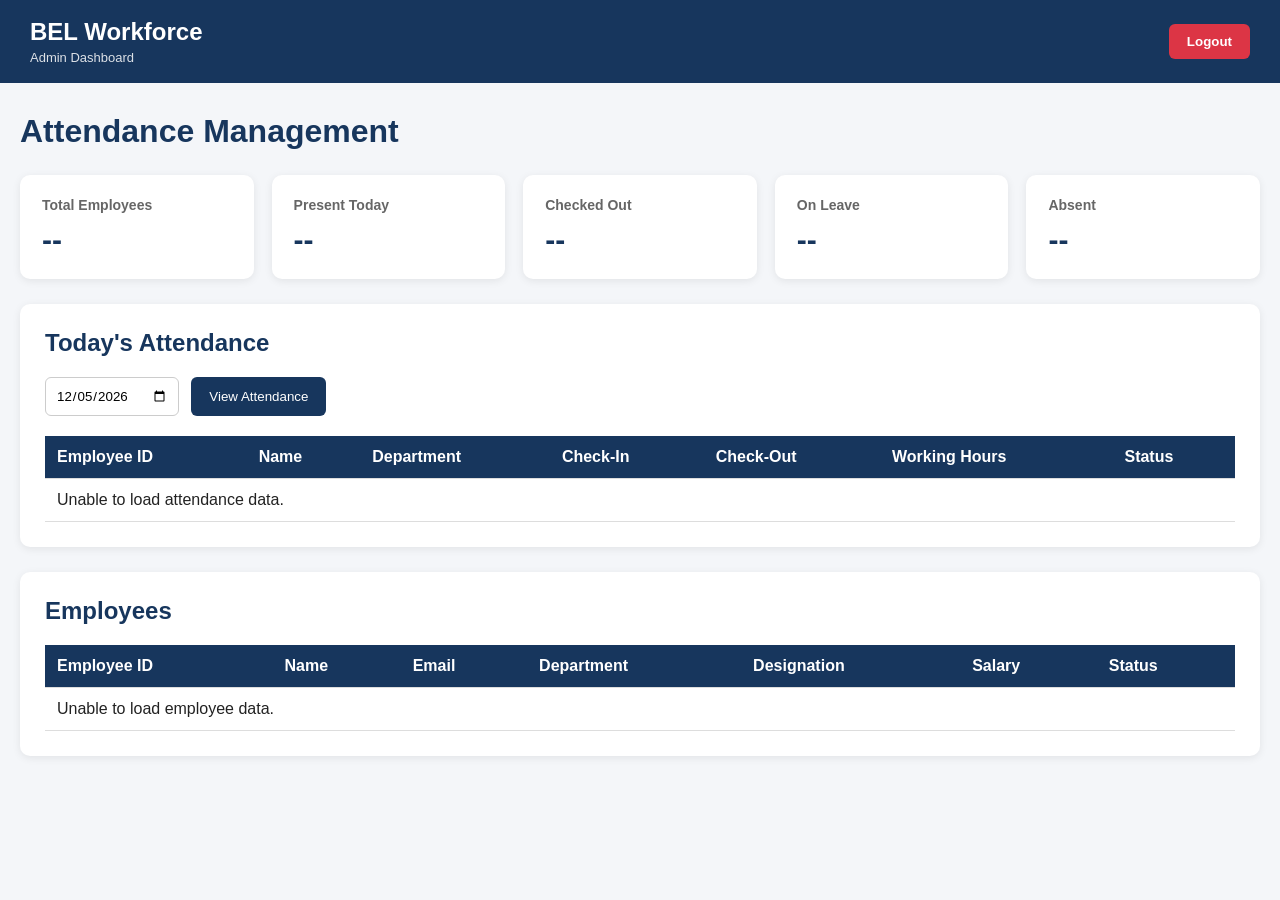
<file: frontend/admin/dashboard.html>
<!DOCTYPE html>
<html lang="en">

<head>

    <meta charset="UTF-8">

    <meta
        name="viewport"
        content="width=device-width, initial-scale=1.0"
    >

    <title>
        BEL Workforce - Admin Dashboard
    </title>


    <style>

        * {
            box-sizing: border-box;
            margin: 0;
            padding: 0;
            font-family: Arial, sans-serif;
        }


        body {

            background: #f4f6f9;

            color: #222;

        }


        /* ================================
           HEADER
        ================================= */

        .header {

            background: #17365d;

            color: white;

            padding: 18px 30px;

            display: flex;

            justify-content: space-between;

            align-items: center;

        }


        .header h1 {

            font-size: 24px;

        }


        .header p {

            font-size: 13px;

            margin-top: 4px;

            opacity: 0.85;

        }


        .logout {

            background: #dc3545;

            color: white;

            border: none;

            padding: 10px 18px;

            border-radius: 6px;

            cursor: pointer;

            font-weight: bold;

        }


        /* ================================
           CONTAINER
        ================================= */

        .container {

            max-width: 1400px;

            margin: 30px auto;

            padding: 0 20px;

        }


        .page-title {

            color: #17365d;

            margin-bottom: 25px;

        }


        /* ================================
           SUMMARY CARDS
        ================================= */

        .cards {

            display: grid;

            grid-template-columns:
                repeat(
                    auto-fit,
                    minmax(190px, 1fr)
                );

            gap: 18px;

            margin-bottom: 25px;

        }


        .card {

            background: white;

            border-radius: 10px;

            padding: 22px;

            box-shadow:
                0 2px 8px
                rgba(0,0,0,0.08);

        }


        .card h3 {

            color: #666;

            font-size: 14px;

            margin-bottom: 10px;

        }


        .card .number {

            color: #17365d;

            font-size: 30px;

            font-weight: bold;

        }


        /* ================================
           SECTION
        ================================= */

        .section {

            background: white;

            border-radius: 10px;

            padding: 25px;

            margin-bottom: 25px;

            box-shadow:
                0 2px 8px
                rgba(0,0,0,0.08);

        }


        .section h2 {

            color: #17365d;

            margin-bottom: 20px;

        }


        /* ================================
           FILTERS
        ================================= */

        .filters {

            display: flex;

            gap: 12px;

            flex-wrap: wrap;

            margin-bottom: 20px;

        }


        .filters input {

            padding: 10px;

            border: 1px solid #ccc;

            border-radius: 6px;

        }


        .filters button {

            background: #17365d;

            color: white;

            border: none;

            padding: 10px 18px;

            border-radius: 6px;

            cursor: pointer;

        }


        /* ================================
           TABLE
        ================================= */

        .table-container {

            overflow-x: auto;

        }


        table {

            width: 100%;

            border-collapse: collapse;

        }


        th,
        td {

            padding: 12px;

            border-bottom: 1px solid #ddd;

            text-align: left;

            white-space: nowrap;

        }


        th {

            background: #17365d;

            color: white;

        }


        tr:hover {

            background: #f8f9fa;

        }


        /* ================================
           STATUS
        ================================= */

        .status {

            padding: 5px 9px;

            border-radius: 5px;

            font-size: 12px;

            font-weight: bold;

        }


        .present {

            background: #d1e7dd;

            color: #0f5132;

        }


        .checked {

            background: #cff4fc;

            color: #055160;

        }


        .absent {

            background: #f8d7da;

            color: #842029;

        }


        /* ================================
           MESSAGE
        ================================= */

        #message {

            display: none;

            background: #cff4fc;

            color: #055160;

            padding: 12px;

            border-radius: 6px;

            margin-bottom: 20px;

        }


        /* ================================
           RESPONSIVE
        ================================= */

        @media(max-width: 600px) {

            .header {

                padding: 15px;

            }


            .header h1 {

                font-size: 19px;

            }


            .container {

                padding: 0 12px;

            }

        }

    </style>

</head>


<body>


<!-- =========================================
     HEADER
========================================= -->

<div class="header">

    <div>

        <h1>
            BEL Workforce
        </h1>

        <p>
            Admin Dashboard
        </p>

    </div>


    <button
        class="logout"
        onclick="logout()"
    >
        Logout
    </button>

</div>



<div class="container">


    <h1 class="page-title">
        Attendance Management
    </h1>


    <div id="message">
    </div>


    <!-- =========================================
         SUMMARY
    ========================================= -->

    <div class="cards">


        <div class="card">

            <h3>
                Total Employees
            </h3>

            <div
                class="number"
                id="totalEmployees"
            >
                --
            </div>

        </div>


        <div class="card">

            <h3>
                Present Today
            </h3>

            <div
                class="number"
                id="presentToday"
            >
                --
            </div>

        </div>


        <div class="card">

            <h3>
                Checked Out
            </h3>

            <div
                class="number"
                id="checkedOutToday"
            >
                --
            </div>

        </div>


        <div class="card">

            <h3>
                On Leave
            </h3>

            <div
                class="number"
                id="leaveToday"
            >
                --
            </div>

        </div>


        <div class="card">

            <h3>
                Absent
            </h3>

            <div
                class="number"
                id="absentToday"
            >
                --
            </div>

        </div>


    </div>



    <!-- =========================================
         ATTENDANCE
    ========================================= -->

    <div class="section">


        <h2>
            Today's Attendance
        </h2>


        <div class="filters">

            <input
                type="date"
                id="attendanceDate"
            >

            <button
                onclick="loadAttendanceByDate()"
            >
                View Attendance
            </button>

        </div>


        <div class="table-container">

            <table>

                <thead>

                    <tr>

                        <th>
                            Employee ID
                        </th>

                        <th>
                            Name
                        </th>

                        <th>
                            Department
                        </th>

                        <th>
                            Check-In
                        </th>

                        <th>
                            Check-Out
                        </th>

                        <th>
                            Working Hours
                        </th>

                        <th>
                            Status
                        </th>

                    </tr>

                </thead>


                <tbody
                    id="attendanceTable"
                >

                    <tr>

                        <td colspan="7">
                            Loading...
                        </td>

                    </tr>

                </tbody>

            </table>

        </div>

    </div>



    <!-- =========================================
         EMPLOYEES
    ========================================= -->

    <div class="section">


        <h2>
            Employees
        </h2>


        <div class="table-container">

            <table>

                <thead>

                    <tr>

                        <th>
                            Employee ID
                        </th>

                        <th>
                            Name
                        </th>

                        <th>
                            Email
                        </th>

                        <th>
                            Department
                        </th>

                        <th>
                            Designation
                        </th>

                        <th>
                            Salary
                        </th>

                        <th>
                            Status
                        </th>

                    </tr>

                </thead>


                <tbody
                    id="employeeTable"
                >

                    <tr>

                        <td colspan="7">
                            Loading...
                        </td>

                    </tr>

                </tbody>

            </table>

        </div>

    </div>


</div>



<script>


    // ============================================
    // API
    // ============================================

    const ADMIN_API =
        "http://127.0.0.1:8004";


    // ============================================
    // DATE
    // ============================================

    function getToday() {

        const now =
            new Date();

        const year =
            now.getFullYear();

        const month =
            String(
                now.getMonth() + 1
            ).padStart(2, "0");

        const day =
            String(
                now.getDate()
            ).padStart(2, "0");

        return `${year}-${month}-${day}`;

    }


    document.getElementById(
        "attendanceDate"
    ).value =
        getToday();


    // ============================================
    // MESSAGE
    // ============================================

    function showMessage(
        text
    ) {

        const box =
            document.getElementById(
                "message"
            );

        box.textContent =
            text;

        box.style.display =
            "block";

    }


    // ============================================
    // LOAD SUMMARY
    // ============================================

    async function loadSummary() {

        try {

            const response =
                await fetch(
                    `${ADMIN_API}/api/admin/summary`
                );


            const data =
                await response.json();


            document.getElementById(
                "totalEmployees"
            ).textContent =
                data.total_employees ?? 0;


            document.getElementById(
                "presentToday"
            ).textContent =
                data.present_today ?? 0;


            document.getElementById(
                "checkedOutToday"
            ).textContent =
                data.checked_out_today ?? 0;


            document.getElementById(
                "leaveToday"
            ).textContent =
                data.on_leave_today ?? 0;


            document.getElementById(
                "absentToday"
            ).textContent =
                data.absent_today ?? 0;


        } catch(error) {

            console.error(
                "Summary error:",
                error
            );

        }

    }


    // ============================================
    // LOAD ATTENDANCE
    // ============================================

    async function loadAttendanceByDate() {

        const selectedDate =
            document.getElementById(
                "attendanceDate"
            ).value;


        const table =
            document.getElementById(
                "attendanceTable"
            );


        table.innerHTML = `

            <tr>

                <td colspan="7">
                    Loading...
                </td>

            </tr>

        `;


        try {

            const response =
                await fetch(
                    `${ADMIN_API}/api/admin/attendance/date/${selectedDate}`
                );


            if (!response.ok) {

                throw new Error(
                    "Unable to load attendance."
                );

            }


            const data =
                await response.json();


            if (!data.length) {

                table.innerHTML = `

                    <tr>

                        <td colspan="7">
                            No employees found.
                        </td>

                    </tr>

                `;

                return;

            }


            table.innerHTML =
                data.map(
                    employee => {

                        let statusClass =
                            "absent";


                        if (
                            employee.attendance_state
                            === "Checked In"
                        ) {

                            statusClass =
                                "checked";

                        }


                        if (
                            employee.attendance_state
                            === "Checked Out"
                        ) {

                            statusClass =
                                "present";

                        }


                        return `

                        <tr>

                            <td>
                                ${employee.employee_id}
                            </td>

                            <td>
                                ${employee.name}
                            </td>

                            <td>
                                ${
                                    employee.department
                                    || "--"
                                }
                            </td>

                            <td>
                                ${
                                    employee.check_in
                                    || "--"
                                }
                            </td>

                            <td>
                                ${
                                    employee.check_out
                                    || "--"
                                }
                            </td>

                            <td>
                                ${
                                    employee.working_hours
                                    ?? "--"
                                }
                            </td>

                            <td>

                                <span
                                    class="status ${statusClass}"
                                >

                                    ${
                                        employee.attendance_state
                                        || "Absent"
                                    }

                                </span>

                            </td>

                        </tr>

                        `;

                    }
                ).join("");


        } catch(error) {

            console.error(
                "Attendance error:",
                error
            );


            table.innerHTML = `

                <tr>

                    <td colspan="7">

                        Unable to load attendance data.

                    </td>

                </tr>

            `;

        }

    }


    // ============================================
    // LOAD EMPLOYEES
    // ============================================

    async function loadEmployees() {

        const table =
            document.getElementById(
                "employeeTable"
            );


        try {

            const response =
                await fetch(
                    `${ADMIN_API}/api/admin/employees`
                );


            const data =
                await response.json();


            if (!data.length) {

                table.innerHTML = `

                    <tr>

                        <td colspan="7">
                            No employees found.
                        </td>

                    </tr>

                `;

                return;

            }


            table.innerHTML =
                data.map(
                    employee => {

                        return `

                        <tr>

                            <td>
                                ${employee.employee_id}
                            </td>

                            <td>
                                ${employee.name}
                            </td>

                            <td>
                                ${employee.email || "--"}
                            </td>

                            <td>
                                ${
                                    employee.department
                                    || "--"
                                }
                            </td>

                            <td>
                                ${
                                    employee.designation
                                    || "--"
                                }
                            </td>

                            <td>
                                ${
                                    employee.salary
                                    ?? "--"
                                }
                            </td>

                            <td>

                                ${
                                    employee.is_active
                                        ? "Active"
                                        : "Inactive"
                                }

                            </td>

                        </tr>

                        `;

                    }
                ).join("");


        } catch(error) {

            console.error(
                "Employee error:",
                error
            );


            table.innerHTML = `

                <tr>

                    <td colspan="7">

                        Unable to load employee data.

                    </td>

                </tr>

            `;

        }

    }


    // ============================================
    // LOGOUT
    // ============================================

    function logout() {

        window.location.href =
            "../index.html";

    }


    // ============================================
    // INITIAL LOAD
    // ============================================

    async function initialize() {

        await loadSummary();

        await loadAttendanceByDate();

        await loadEmployees();

    }


    initialize();


    // Refresh dashboard every 30 seconds

    setInterval(
        async function() {

            await loadSummary();

            await loadAttendanceByDate();

        },
        30000
    );


</script>


</body>

</html>
</file>
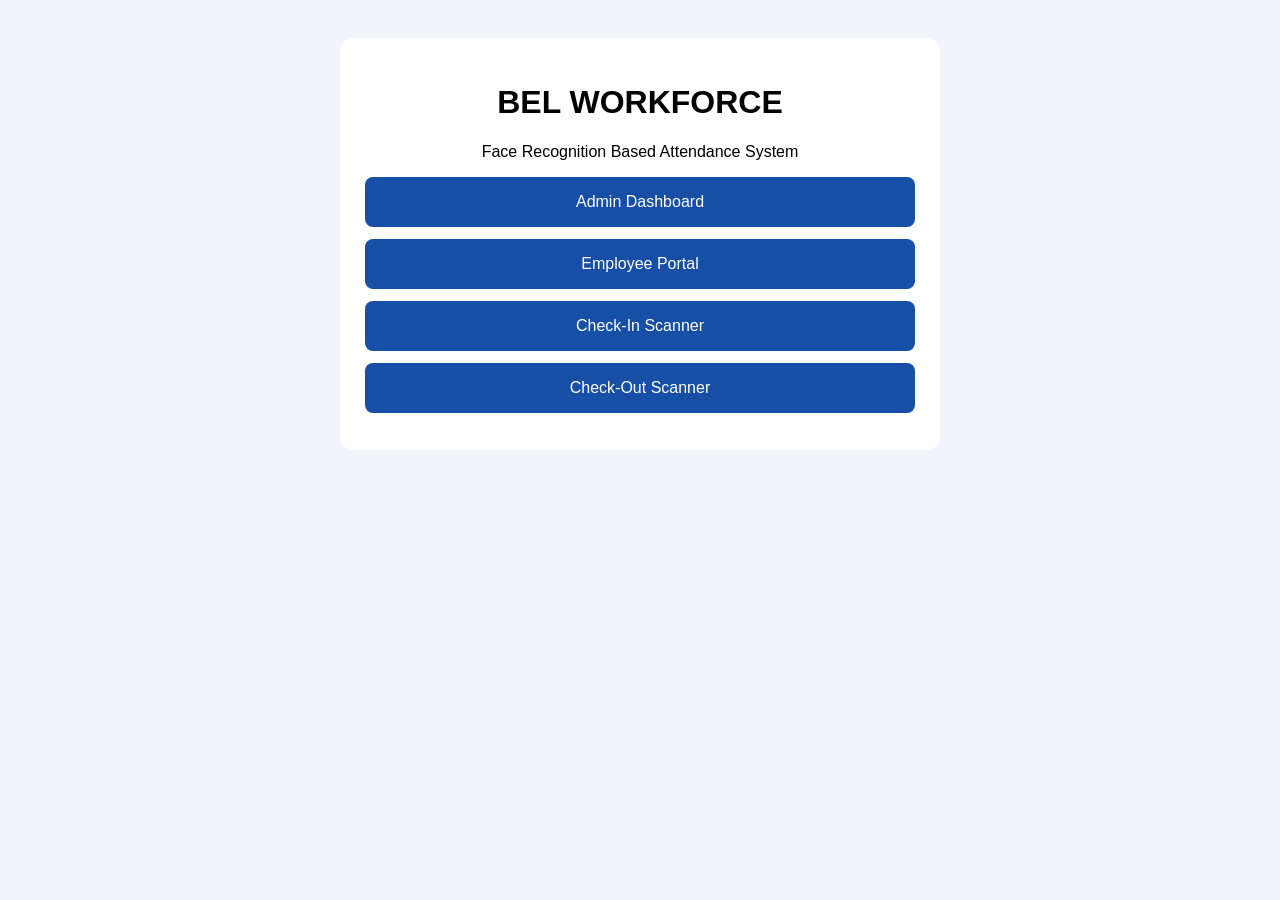
<file: frontend/employee/dashboard.html>
<!DOCTYPE html>
<html lang="en">
<head>
    <meta charset="UTF-8">

    <meta
        name="viewport"
        content="width=device-width, initial-scale=1.0"
    >

    <title>BEL Workforce - Employee Dashboard</title>

    <style>

        * {
            box-sizing: border-box;
            margin: 0;
            padding: 0;
            font-family: Arial, sans-serif;
        }

        body {
            background: #f4f6f9;
            color: #222;
        }

        /* ==============================
           HEADER
        ============================== */

        .header {
            background: #17365d;
            color: white;
            padding: 18px 30px;

            display: flex;
            justify-content: space-between;
            align-items: center;
        }

        .brand h1 {
            font-size: 24px;
        }

        .brand p {
            margin-top: 4px;
            font-size: 13px;
            opacity: 0.85;
        }

        .logout-btn {
            background: #dc3545;
            border: none;
            color: white;

            padding: 10px 18px;
            border-radius: 6px;

            cursor: pointer;
            font-weight: bold;
        }

        .logout-btn:hover {
            background: #bb2d3b;
        }

        /* ==============================
           MAIN
        ============================== */

        .container {
            max-width: 1200px;
            margin: 30px auto;
            padding: 0 20px;
        }

        /* ==============================
           EMPLOYEE INFO
        ============================== */

        .employee-info {
            background: white;
            border-radius: 10px;

            padding: 22px;
            margin-bottom: 25px;

            box-shadow: 0 2px 8px rgba(0,0,0,0.08);
        }

        .employee-info h2 {
            color: #17365d;
            margin-bottom: 8px;
        }

        .employee-info p {
            margin-top: 5px;
            color: #555;
        }

        /* ==============================
           CARDS
        ============================== */

        .cards {
            display: grid;

            grid-template-columns:
                repeat(auto-fit, minmax(210px, 1fr));

            gap: 18px;
            margin-bottom: 25px;
        }

        .card {
            background: white;
            padding: 22px;

            border-radius: 10px;

            box-shadow:
                0 2px 8px rgba(0,0,0,0.08);
        }

        .card h3 {
            color: #666;
            font-size: 14px;
            margin-bottom: 10px;
        }

        .card .value {
            font-size: 25px;
            font-weight: bold;
            color: #17365d;
        }

        /* ==============================
           ATTENDANCE SECTION
        ============================== */

        .section {
            background: white;
            border-radius: 10px;

            padding: 25px;
            margin-bottom: 25px;

            box-shadow:
                0 2px 8px rgba(0,0,0,0.08);
        }

        .section h2 {
            color: #17365d;
            margin-bottom: 20px;
        }

        .attendance-status {
            padding: 15px;

            border-radius: 8px;

            background: #f1f5f9;

            margin-bottom: 20px;
        }

        .status-label {
            font-size: 13px;
            color: #666;
        }

        .status-value {
            font-size: 20px;
            font-weight: bold;

            margin-top: 5px;

            color: #17365d;
        }

        /* ==============================
           BUTTONS
        ============================== */

        .buttons {
            display: flex;
            gap: 15px;
            flex-wrap: wrap;
        }

        .attendance-btn {
            border: none;

            padding: 13px 25px;

            border-radius: 7px;

            font-size: 15px;
            font-weight: bold;

            cursor: pointer;

            min-width: 150px;
        }

        .check-in {
            background: #198754;
            color: white;
        }

        .check-in:hover {
            background: #157347;
        }

        .check-out {
            background: #dc3545;
            color: white;
        }

        .check-out:hover {
            background: #bb2d3b;
        }

        .attendance-btn:disabled {
            opacity: 0.55;
            cursor: not-allowed;
        }

        /* ==============================
           RECENT ATTENDANCE
        ============================== */

        .table-container {
            overflow-x: auto;
        }

        table {
            width: 100%;
            border-collapse: collapse;
        }

        th,
        td {
            padding: 12px;
            text-align: left;

            border-bottom: 1px solid #ddd;
        }

        th {
            background: #17365d;
            color: white;
        }

        tr:hover {
            background: #f8f9fa;
        }

        /* ==============================
           MESSAGE
        ============================== */

        #message {
            display: none;

            padding: 15px;

            border-radius: 7px;

            margin-bottom: 20px;

            font-weight: bold;
        }

        .success-message {
            background: #d1e7dd;
            color: #0f5132;
        }

        .error-message {
            background: #f8d7da;
            color: #842029;
        }

        .info-message {
            background: #cff4fc;
            color: #055160;
        }

        /* ==============================
           LOADING
        ============================== */

        #loading {
            display: none;

            margin-top: 15px;

            color: #17365d;
            font-weight: bold;
        }

        /* ==============================
           RESPONSIVE
        ============================== */

        @media (max-width: 600px) {

            .header {
                padding: 15px;
            }

            .brand h1 {
                font-size: 19px;
            }

            .container {
                margin-top: 20px;
                padding: 0 12px;
            }

            .buttons {
                flex-direction: column;
            }

            .attendance-btn {
                width: 100%;
            }

        }

    </style>
</head>

<body>

    <!-- ==============================
         HEADER
    ============================== -->

    <div class="header">

        <div class="brand">

            <h1>BEL Workforce</h1>

            <p>
                Smart Employee Attendance & Payroll Management System
            </p>

        </div>

        <button
            class="logout-btn"
            onclick="logout()"
        >
            Logout
        </button>

    </div>


    <!-- ==============================
         MAIN
    ============================== -->

    <div class="container">


        <!-- EMPLOYEE INFORMATION -->

        <div class="employee-info">

            <h2 id="employeeName">
                Employee
            </h2>

            <p>
                Employee ID:
                <strong id="employeeId">
                    --
                </strong>
            </p>

            <p>
                Date:
                <strong id="todayDate">
                    --
                </strong>
            </p>

        </div>


        <!-- MESSAGE -->

        <div id="message"></div>


        <!-- ==============================
             SUMMARY CARDS
        ============================== -->

        <div class="cards">

            <div class="card">

                <h3>
                    Today's Status
                </h3>

                <div
                    class="value"
                    id="todayStatus"
                >
                    --
                </div>

            </div>


            <div class="card">

                <h3>
                    Check-In
                </h3>

                <div
                    class="value"
                    id="checkInTime"
                >
                    --
                </div>

            </div>


            <div class="card">

                <h3>
                    Check-Out
                </h3>

                <div
                    class="value"
                    id="checkOutTime"
                >
                    --
                </div>

            </div>


            <div class="card">

                <h3>
                    Working Hours
                </h3>

                <div
                    class="value"
                    id="workingHours"
                >
                    --
                </div>

            </div>

        </div>


        <!-- ==============================
             ATTENDANCE
        ============================== -->

        <div class="section">

            <h2>
                Today's Attendance
            </h2>


            <div class="attendance-status">

                <div class="status-label">
                    Current Status
                </div>

                <div
                    class="status-value"
                    id="attendanceStatus"
                >
                    Not Checked In
                </div>

            </div>


            <div class="buttons">

                <button
                    id="checkInButton"
                    class="attendance-btn check-in"
                    onclick="startAttendance('check_in')"
                >
                    Check In
                </button>


                <button
                    id="checkOutButton"
                    class="attendance-btn check-out"
                    onclick="startAttendance('check_out')"
                >
                    Check Out
                </button>

            </div>


            <div id="loading">
                Starting camera attendance...
                Please wait.
            </div>

        </div>


        <!-- ==============================
             RECENT ATTENDANCE
        ============================== -->

        <div class="section">

            <h2>
                Recent Attendance
            </h2>

            <div class="table-container">

                <table>

                    <thead>

                        <tr>

                            <th>
                                Date
                            </th>

                            <th>
                                Check-In
                            </th>

                            <th>
                                Check-Out
                            </th>

                            <th>
                                Working Hours
                            </th>

                            <th>
                                Status
                            </th>

                        </tr>

                    </thead>

                    <tbody id="recentAttendance">

                        <tr>

                            <td colspan="5">
                                Loading...
                            </td>

                        </tr>

                    </tbody>

                </table>

            </div>

        </div>

    </div>


    <script>

        // ====================================================
        // API URLS
        // ====================================================

        const ATTENDANCE_API =
            "http://127.0.0.1:8002";

        const CAMERA_API =
            "http://127.0.0.1:8003";


        // ====================================================
        // SESSION DATA
        // ====================================================

        const employeeId =
            sessionStorage.getItem("employeeId");

        const employeeName =
            sessionStorage.getItem("employeeName");


        // ====================================================
        // CHECK LOGIN
        // ====================================================

        if (!employeeId) {

            window.location.href = "../index.html";

        }


        // ====================================================
        // DISPLAY BASIC INFORMATION
        // ====================================================

        document.getElementById(
            "employeeId"
        ).textContent = employeeId || "--";


        document.getElementById(
            "employeeName"
        ).textContent =
            employeeName || "Employee";


        document.getElementById(
            "todayDate"
        ).textContent =
            new Date().toLocaleDateString(
                "en-IN",
                {
                    day: "2-digit",
                    month: "2-digit",
                    year: "numeric"
                }
            );


        // ====================================================
        // MESSAGE
        // ====================================================

        function showMessage(
            message,
            type
        ) {

            const box =
                document.getElementById(
                    "message"
                );

            box.textContent = message;

            box.className = "";

            box.classList.add(
                type === "success"
                    ? "success-message"
                    : type === "error"
                    ? "error-message"
                    : "info-message"
            );

            box.style.display = "block";

        }


        // ====================================================
        // LOAD EMPLOYEE DATA
        // ====================================================

        async function loadEmployeeData() {

            try {

                const response =
                    await fetch(
                        `${ATTENDANCE_API}/api/employee/${employeeId}`
                    );

                if (!response.ok) {
                    return;
                }

                const data =
                    await response.json();

                if (data.name) {

                    document.getElementById(
                        "employeeName"
                    ).textContent =
                        data.name;

                    sessionStorage.setItem(
                        "employeeName",
                        data.name
                    );

                }

            } catch (error) {

                console.error(
                    "Employee API error:",
                    error
                );

            }

        }


        // ====================================================
        // LOAD TODAY'S ATTENDANCE
        // ====================================================

       async function loadTodayAttendance() {

    try {

        const response =
            await fetch(
                `${ATTENDANCE_API}/api/attendance/${employeeId}/today`
            );

        if (!response.ok) {

            console.error(
                "Today attendance API returned:",
                response.status
            );

            return;

        }

        const responseData =
            await response.json();

        console.log(
            "Today's attendance response:",
            responseData
        );

        // Handle different possible API response formats
        const data =
            responseData.attendance ||
            responseData.record ||
            responseData.data ||
            responseData;

        updateAttendanceUI(data);

    } catch (error) {

        console.error(
            "Attendance API error:",
            error
        );

    }

}


        // ====================================================
        // UPDATE ATTENDANCE UI
        // ====================================================

        function updateAttendanceUI(data) {

    console.log(
        "Updating attendance UI with:",
        data
    );

    if (!data) {

        data = {};

    }


    const checkIn =
        data.check_in ||
        data.checkIn ||
        null;


    const checkOut =
        data.check_out ||
        data.checkOut ||
        null;


    const hours =
        data.working_hours ??
        data.workingHours ??
        0;


    document.getElementById(
        "checkInTime"
    ).textContent =
        checkIn || "--";


    document.getElementById(
        "checkOutTime"
    ).textContent =
        checkOut || "--";


    document.getElementById(
        "workingHours"
    ).textContent =
        hours !== null &&
        hours !== undefined
            ? `${hours} hrs`
            : "--";


    let status =
        "Not Checked In";


    if (checkIn && !checkOut) {

        status =
            "Checked In";

    }


    if (checkIn && checkOut) {

        status =
            "Checked Out";

    }


    document.getElementById(
        "todayStatus"
    ).textContent =
        status;


    document.getElementById(
        "attendanceStatus"
    ).textContent =
        status;


    const checkInButton =
        document.getElementById(
            "checkInButton"
        );


    const checkOutButton =
        document.getElementById(
            "checkOutButton"
        );


    if (!checkIn) {

        checkInButton.disabled =
            false;

        checkOutButton.disabled =
            true;

    }

    else if (
        checkIn &&
        !checkOut
    ) {

        checkInButton.disabled =
            true;

        checkOutButton.disabled =
            false;

    }

    else {

        checkInButton.disabled =
            true;

        checkOutButton.disabled =
            true;

    }

}

        // ====================================================
        // CAMERA ATTENDANCE
        // ====================================================

        async function startAttendance(
            action
        ) {

            const checkInButton =
                document.getElementById(
                    "checkInButton"
                );

            const checkOutButton =
                document.getElementById(
                    "checkOutButton"
                );

            const loading =
                document.getElementById(
                    "loading"
                );


            // Disable both buttons
            checkInButton.disabled =
                true;

            checkOutButton.disabled =
                true;

            loading.style.display =
                "block";


            showMessage(
                "Camera attendance is starting. Please follow the liveness instructions.",
                "info"
            );


            try {

                const response =
                    await fetch(
                        `${CAMERA_API}/api/camera-attendance/scan`,
                        {
                            method: "POST",

                            headers: {
                                "Content-Type":
                                    "application/json"
                            },

                            body: JSON.stringify({

                                employee_id:
                                    employeeId,

                                action:
                                    action

                            })
                        }
                    );


                const data =
                    await response.json();


                if (!response.ok) {

                    throw new Error(
                        data.detail ||
                        data.message ||
                        "Attendance failed."
                    );

                }


                if (data.success) {

                    showMessage(
                        data.message ||
                        "Attendance completed successfully.",
                        "success"
                    );

                }
                else {

                    showMessage(
                        data.message ||
                        "Attendance was not completed.",
                        "error"
                    );

                }


                // Refresh dashboard
                await loadTodayAttendance();

                await loadRecentAttendance();


            } catch (error) {

                console.error(
                    "Camera attendance error:",
                    error
                );


                showMessage(
                    error.message ||
                    "Unable to complete camera attendance.",
                    "error"
                );


                // Refresh UI after error
                await loadTodayAttendance();

            }
            finally {

                loading.style.display =
                    "none";

                await loadTodayAttendance();

            }

        }


        // ====================================================
        // RECENT ATTENDANCE
        // ====================================================

        async function loadRecentAttendance() {

            const table =
                document.getElementById(
                    "recentAttendance"
                );

            try {

                const response =
                    await fetch(
                        `${ATTENDANCE_API}/api/attendance/${employeeId}/recent`
                    );

                if (!response.ok) {

                    table.innerHTML =
                        `
                        <tr>
                            <td colspan="5">
                                No attendance records found.
                            </td>
                        </tr>
                        `;

                    return;

                }


                const data =
                    await response.json();


                const records =
                    Array.isArray(data)
                        ? data
                        : (
                            data.attendance ||
                            data.records ||
                            []
                        );


                if (!records.length) {

                    table.innerHTML =
                        `
                        <tr>
                            <td colspan="5">
                                No attendance records found.
                            </td>
                        </tr>
                        `;

                    return;

                }


                table.innerHTML =
                    records.map(
                        record => {

                            return `
                            <tr>

                                <td>
                                    ${record.date || "--"}
                                </td>

                                <td>
                                    ${record.check_in || "--"}
                                </td>

                                <td>
                                    ${record.check_out || "--"}
                                </td>

                                <td>
                                    ${
                                        record.working_hours !== null &&
                                        record.working_hours !== undefined
                                            ? record.working_hours
                                            : "--"
                                    }
                                </td>

                                <td>
                                    ${record.status || "--"}
                                </td>

                            </tr>
                            `;

                        }
                    ).join("");


            } catch (error) {

                console.error(
                    "Recent attendance error:",
                    error
                );

                table.innerHTML =
                    `
                    <tr>
                        <td colspan="5">
                            Unable to load attendance history.
                        </td>
                    </tr>
                    `;

            }

        }


        // ====================================================
        // LOGOUT
        // ====================================================

        function logout() {

            sessionStorage.removeItem(
                "employeeId"
            );

            sessionStorage.removeItem(
                "employeeName"
            );

            window.location.href =
                "../index.html";

        }


        // ====================================================
        // INITIAL LOAD
        // ====================================================

        async function initializeDashboard() {

            await loadEmployeeData();

            await loadTodayAttendance();

            await loadRecentAttendance();

        }


        initializeDashboard();

    </script>

</body>
</html>
</file>
